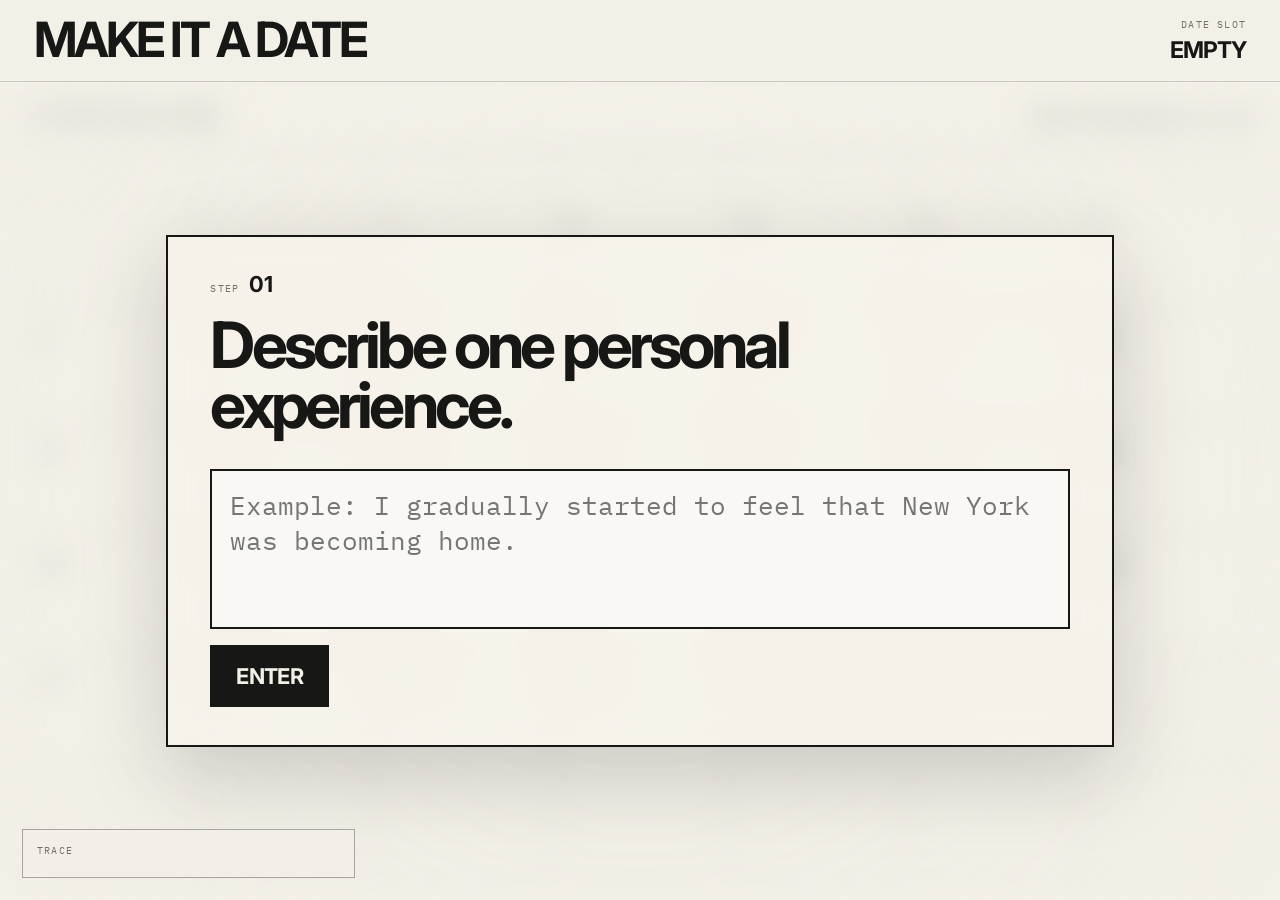
<file: index.html>
<!DOCTYPE html>
<html lang="en">
<head>
  <meta charset="UTF-8" />
  <meta name="viewport" content="width=device-width, initial-scale=1.0" />
  <title>MAKE IT A DATE</title>
  <link rel="preconnect" href="https://fonts.googleapis.com">
  <link rel="preconnect" href="https://fonts.gstatic.com" crossorigin>
  <link href="https://fonts.googleapis.com/css2?family=IBM+Plex+Mono:wght@400;500;600&family=Inter:wght@500;600;700&display=swap" rel="stylesheet">
  <link rel="stylesheet" href="style.css" />
</head>
<body>
  <main class="app" id="app">
    <!-- Full-screen calendar background -->
    <section class="calendar-bg" id="calendarBg" aria-hidden="true">
      <div class="calendar-chrome">
        <div>
          <div class="calendar-kicker">CALENDAR FIELD</div>
          <div class="calendar-state" id="calendarState">UNRESOLVED</div>
        </div>
        <div class="calendar-month" id="calendarMonth">SEPTEMBER 2026</div>
      </div>

      <div class="weekdays">
        <span>SUN</span><span>MON</span><span>TUE</span><span>WED</span><span>THU</span><span>FRI</span><span>SAT</span>
      </div>

      <div class="calendar-grid" id="calendarGrid"></div>
      <div class="calendar-vignette"></div>
    </section>

    <!-- Header -->
    <header class="topbar">
      <div class="brand">MAKE IT A DATE</div>
      <div class="date-slot">
        <span>DATE SLOT</span>
        <strong id="dateSlotValue">EMPTY</strong>
      </div>
    </header>

    <!-- Center interaction -->
    <section class="interaction-shell">
      <div class="interaction-card" id="interactionCard">
        <div class="step-row">
          <span class="step-label">STEP</span>
          <span class="step-number" id="stepNumber">01</span>
        </div>

        <h1 id="promptText"></h1>

        <div class="control-area" id="controlArea"></div>
      </div>
    </section>

    <!-- Visible trace from v3: question + answer -->
    <aside class="trace-panel">
      <div class="trace-title">TRACE</div>
      <div class="trace-list" id="traceList"></div>
    </aside>

    <button id="restartButton" class="restart hidden" type="button">RESTART</button>
  </main>

  <script src="script.js"></script>
</body>
</html>
</file>
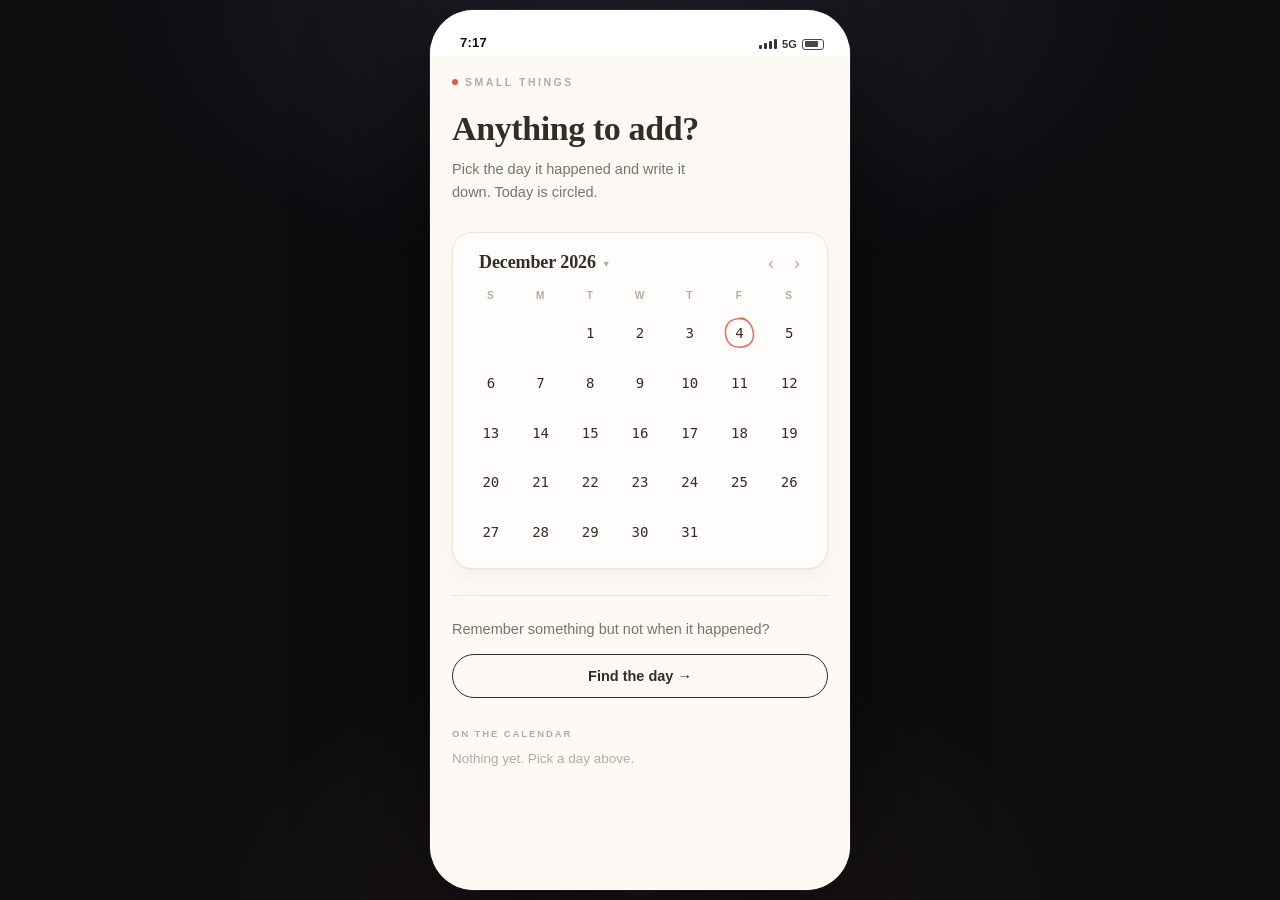
<file: find-the-day/index.html>
<!DOCTYPE html>
<html lang="en">
<head>
<meta charset="UTF-8" />
<meta name="viewport" content="width=device-width, initial-scale=1, viewport-fit=cover" />
<title>small things — final</title>
<style>
/* ===========================================================================
   FINAL — the conversation from Version 2, with the field from Version 1
   put back as a strip that gains resolution instead of a calendar that
   deletes days. The rule stays hidden. The state does not.
   =========================================================================== */

*,*::before,*::after{box-sizing:border-box}
[hidden]{display:none!important}
html,body{margin:0;height:100%}
body{
  background:#0e0e11;
  font-family:-apple-system,BlinkMacSystemFont,"Segoe UI","Helvetica Neue",
              "PingFang SC","Hiragino Sans GB","Microsoft YaHei",Arial,sans-serif;
  color:#111;
  display:grid;
  place-items:center;
  overflow:hidden;
}
body::before{
  content:"";position:fixed;inset:0;
  background:
    radial-gradient(60% 45% at 50% 0%,rgba(120,120,160,.16),transparent 70%),
    radial-gradient(50% 40% at 50% 100%,rgba(200,120,120,.10),transparent 70%);
  pointer-events:none;
}

/* ---------- phone frame ---------------------------------------------- */
.phone{
  position:relative;
  width:min(420px,100vw);
  height:min(880px,100dvh);
  background:#fff;
  border-radius:44px;
  overflow:hidden;
  box-shadow:0 40px 120px rgba(0,0,0,.6),0 0 0 1px rgba(255,255,255,.08);
  display:flex;flex-direction:column;
  isolation:isolate;transform:translateZ(0);
}
@media (max-width:480px),(max-height:700px){
  .phone{width:100vw;height:100dvh;border-radius:0}
}

.statusbar{
  flex:none;height:46px;padding:0 26px 0 30px;
  display:flex;align-items:flex-end;justify-content:space-between;
  padding-bottom:6px;font-size:13px;font-weight:600;letter-spacing:.2px;
  color:#111;background:#fff;z-index:5;
}
.statusbar .right{display:flex;gap:5px;align-items:center;opacity:.85}
.sig{display:flex;gap:2px;align-items:flex-end;height:10px}
.sig i{display:block;width:3px;background:#111;border-radius:1px}
.sig i:nth-child(1){height:4px}.sig i:nth-child(2){height:6px}
.sig i:nth-child(3){height:8px}.sig i:nth-child(4){height:10px}
.batt{width:22px;height:11px;border:1.4px solid #111;border-radius:3px;position:relative;opacity:.9}
.batt::after{content:"";position:absolute;inset:1.5px;right:5px;background:#111;border-radius:1px}

/* ---------- screens ---------------------------------------------------- */
.screen{
  position:absolute;inset:46px 0 0 0;
  display:flex;flex-direction:column;
  background:#fff;
  transform:translateX(100%);
  transition:transform .34s cubic-bezier(.32,.72,0,1);
  z-index:1;
  contain:paint;                    /* keeps a tall screen from dropping frames */
  backface-visibility:hidden;
}
.screen.active{transform:translateX(0)}
.screen.behind{transform:translateX(-22%);filter:brightness(.94)}
@media (prefers-reduced-motion:reduce){ .screen{transition:none} }

/* ===========================================================================
   ADDED — THE CALENDAR, AS THE FRONT DOOR
   The first screen is an ordinary calendar app. It is the system in its
   normal state: a grid of days, waiting to be filled. The Week 1 decision
   tree's first question is no longer asked in words — it is the shape of
   this screen. A memory with a date goes straight into a cell. A memory
   without one cannot be entered here at all, and has to go somewhere else.
   =========================================================================== */
:root{
  --paper:#fdfaf6;      /* warm ground */
  --ink:#332c27;
  --ink-soft:#7d726a;
  --ink-faint:#b5aaa1;
  --line:#ece4db;
  --card:#fffdfb;
  --accent:#e4573d;
  --serif:"Iowan Old Style","Palatino Linotype",Palatino,Georgia,"Songti SC",serif;
}
#home{background:var(--paper);overflow-y:auto;padding:0 22px 34px;color:var(--ink)}

/* --- hierarchy: mark, then title, then the one line that explains it --- */
.home-top{padding:20px 0 2px}
.brandmark{
  display:flex;align-items:center;gap:7px;margin-bottom:22px;
  font-size:10.5px;letter-spacing:.24em;text-transform:uppercase;
  font-weight:600;color:var(--ink-faint);
}
.brandmark .dot{width:6px;height:6px;border-radius:50%;background:var(--accent)}
.home-h{
  font-family:var(--serif);
  font-size:34px;line-height:1.12;margin:0 0 10px;
  letter-spacing:-.4px;font-weight:600;color:var(--ink);
}
.home-sub{margin:0 0 26px;color:var(--ink-soft);font-size:14.5px;line-height:1.6;max-width:31ch}

/* --- the calendar itself --- */
.cal-card{
  background:var(--card);border:1px solid var(--line);border-radius:20px;
  padding:16px 14px 12px;
  box-shadow:0 1px 2px rgba(80,55,35,.04),0 10px 26px rgba(80,55,35,.05);
}
.cal-head{display:flex;align-items:center;justify-content:space-between;margin-bottom:14px;padding:0 4px}
.cal-title{
  border:0;background:none;cursor:pointer;color:var(--ink);
  font-family:var(--serif);font-size:18px;font-weight:600;letter-spacing:-.1px;
  padding:3px 8px;border-radius:9px;display:flex;align-items:center;gap:6px;
  transition:background .15s;
}
.cal-title:hover{background:#f6efe7}
.cal-title .caret{font-size:9px;color:var(--ink-faint);transform:translateY(1px)}
.cal-nav{display:flex;gap:2px}
.cal-nav button{
  border:0;background:none;font-size:18px;line-height:1;color:var(--ink-faint);
  cursor:pointer;padding:4px 9px;border-radius:9px;transition:.15s;
}
.cal-nav button:hover{background:#f6efe7;color:var(--ink)}

.cal-dow,.cal-grid{display:grid;grid-template-columns:repeat(7,1fr);gap:2px}
.cal-dow span{
  font-size:10px;letter-spacing:.1em;font-weight:600;
  color:var(--ink-faint);text-align:center;padding-bottom:8px;
}
.cal-cell{
  position:relative;aspect-ratio:1/1;border:0;background:none;cursor:pointer;
  font:500 14px/1 ui-monospace,SFMono-Regular,Menlo,monospace;color:var(--ink);
  border-radius:12px;display:grid;place-items:center;transition:background .15s,color .15s;
}
.cal-cell:hover{background:#f6efe7}
.cal-cell.blank{visibility:hidden;cursor:default}
.cal-cell.sel{background:var(--ink);color:#fffdfb}
.cal-cell.sel:hover{background:var(--ink)}

/* today, circled by hand rather than boxed by a machine */
.cal-cell .ring{
  position:absolute;inset:8%;pointer-events:none;overflow:visible;
  stroke:var(--accent);stroke-width:1.7;fill:none;
  stroke-linecap:round;stroke-linejoin:round;opacity:.85;
  transform:rotate(-4deg);
}
.cal-cell.sel .ring{stroke:#ffb9a8}
@keyframes inked{from{stroke-dashoffset:150}to{stroke-dashoffset:0}}
.cal-cell .ring path{stroke-dasharray:150;animation:inked 1.1s ease-out both}

.cal-cell .pip{
  position:absolute;bottom:7px;left:50%;transform:translateX(-50%);
  width:4px;height:4px;border-radius:50%;background:var(--accent);
}
.cal-cell.sel .pip{background:#ffb9a8}
.cal-cell.pip2 .pip{transform:translateX(calc(-50% - 3px));box-shadow:6px 0 0 var(--accent)}
@keyframes justIn{
  0%{transform:scale(1);background:transparent}
  30%{transform:scale(1.14);background:#fbe6de}
  100%{transform:scale(1);background:transparent}
}
.cal-cell.just{animation:justIn .75s cubic-bezier(.3,1.2,.4,1)}

/* month + year picker */
.picker{
  margin:4px 4px 12px;padding:14px;border:1px solid var(--line);
  border-radius:16px;background:#fdf8f2;animation:pop .2s cubic-bezier(.2,.9,.3,1.3);
}
.pick-lab{font-size:9.5px;letter-spacing:.2em;text-transform:uppercase;
  color:var(--ink-faint);font-weight:600;margin-bottom:9px}
.pick-months{display:grid;grid-template-columns:repeat(4,1fr);gap:5px;margin-bottom:15px}
.pick-months button{
  border:0;background:#fffdfb;color:var(--ink-soft);cursor:pointer;
  font-family:inherit;font-weight:600;font-size:11.5px;padding:8px 0;border-radius:9px;transition:.14s;
}
.pick-months button:hover{background:#f2e7dc;color:var(--ink)}
.pick-months button.on{background:var(--ink);color:#fffdfb}
.pick-years{display:flex;gap:5px;overflow-x:auto;padding-bottom:3px;scrollbar-width:thin}
.pick-years button{
  flex:none;border:0;background:#fffdfb;color:var(--ink-soft);cursor:pointer;
  font:600 11.5px/1 ui-monospace,SFMono-Regular,Menlo,monospace;
  padding:9px 11px;border-radius:9px;transition:.14s;
}
.pick-years button:hover{background:#f2e7dc;color:var(--ink)}
.pick-years button.on{background:var(--ink);color:#fffdfb}

/* the panel that opens on a day — a date that already exists needs no interview */
.day-panel{
  margin-top:14px;background:var(--card);border:1px solid var(--line);
  border-radius:18px;padding:15px 16px 14px;
  box-shadow:0 1px 2px rgba(80,55,35,.04),0 10px 26px rgba(80,55,35,.05);
  animation:pop .25s cubic-bezier(.2,.9,.3,1.3);
}
.dp-head{display:flex;align-items:center;justify-content:space-between;margin-bottom:12px}
.day-panel .dp-date{
  font-family:var(--serif);font-size:16px;font-weight:600;color:var(--ink);
}
.dp-close{
  border:0;background:none;color:var(--ink-faint);font-size:20px;line-height:1;
  cursor:pointer;padding:2px 6px;border-radius:8px;transition:.15s;
}
.dp-close:hover{background:#f6efe7;color:var(--ink)}
.day-panel textarea{
  width:100%;min-height:64px;resize:none;border:1px solid var(--line);outline:0;
  background:#fdf8f2;border-radius:13px;padding:11px 13px;
  font-family:inherit;font-weight:400;font-size:15px;line-height:1.5;color:var(--ink);transition:border-color .15s;
}
.day-panel textarea:focus{border-color:#ddd0c2}
.day-panel textarea::placeholder{color:var(--ink-faint)}
.dp-foot{display:flex;align-items:center;justify-content:space-between;margin-top:12px;gap:10px}
.dp-foot .dp-hint{font-size:12px;color:var(--ink-faint);line-height:1.45}
.dp-save{
  border:0;background:var(--ink);color:#fffdfb;font-family:inherit;font-weight:600;font-size:13.5px;
  padding:10px 20px;border-radius:999px;cursor:pointer;flex:none;transition:.15s;
}
.dp-save:hover:not(:disabled){background:#4a403a}
.dp-save:disabled{background:#e6ddd4;color:#b5aaa1;cursor:default}
.dp-existing{display:flex;flex-direction:column;gap:7px;margin-bottom:11px}
.dp-existing div{
  font-size:14px;line-height:1.5;color:var(--ink);background:#f7f0e8;
  border-radius:11px;padding:10px 12px;
}

/* the other door */
.undated{
  margin-top:26px;border-top:1px solid var(--line);padding-top:22px;
}
.undated p{margin:0 0 13px;font-size:14.5px;line-height:1.55;color:var(--ink-soft)}
.undated button{
  border:1.5px solid var(--ink);background:none;color:var(--ink);
  font-family:inherit;font-weight:600;font-size:14.5px;padding:13px 20px;border-radius:999px;cursor:pointer;
  width:100%;transition:.16s;
}
.undated button:hover{background:var(--ink);color:var(--paper)}

/* what the calendar has taken in, and what it could not */
.hist{margin-top:30px}
.hist-h{
  font-size:9.5px;letter-spacing:.2em;text-transform:uppercase;font-weight:700;
  color:var(--ink-faint);margin-bottom:4px;
}
.hist-h.off{color:var(--accent)}
.hist-note{font-size:12.5px;color:var(--ink-faint);line-height:1.5;margin-bottom:8px;font-style:italic}
.hist-row{display:flex;gap:12px;padding:12px 0;border-top:1px solid var(--line)}
.hist-row .hd{
  flex:0 0 54px;font:600 10px/1.55 ui-monospace,SFMono-Regular,Menlo,monospace;
  letter-spacing:.04em;color:var(--ink);text-transform:uppercase;padding-top:2px;
}
.hist-row .hd.none{color:#d8cec5}
.hist-row .hb{flex:1;min-width:0}
.hist-row .ht{font-size:14.5px;line-height:1.5;color:var(--ink);word-wrap:break-word}
.hist-row .hk{
  font-size:9.5px;letter-spacing:.14em;text-transform:uppercase;
  color:var(--ink-faint);margin-top:5px;font-weight:600;
}
.hist-row .hx{
  flex:none;border:0;background:none;color:#ded4ca;cursor:pointer;
  font-size:16px;line-height:1;padding:0 2px;align-self:flex-start;
}
.hist-row .hx:hover{color:var(--accent)}
.hist-empty{font-size:13.5px;color:var(--ink-faint);line-height:1.55;padding:6px 0 2px}

/* ---------- compose ---------------------------------------------------- */
/* the bridge screen keeps the calendar's warmth; the feed and the DM past it
   are the platform, and stay cold on purpose */
#compose{padding:0 22px;overflow-y:auto;background:var(--paper);color:var(--ink)}
#compose h1{font-family:var(--serif);font-weight:600;letter-spacing:-.3px}
#compose .sub{color:var(--ink-soft)}
#compose .label{color:var(--ink-faint)}
#compose .mood{border-color:var(--line);color:var(--ink-soft);background:var(--card)}
#compose .mood:hover{border-color:#ddd0c2}
#compose .mood.on{background:var(--ink);border-color:var(--ink);color:var(--paper)}
#compose textarea#story{background:var(--card);border:1px solid var(--line);color:var(--ink)}
#compose .privacy{color:var(--ink-faint)}
#compose .share{background:var(--ink)}
#compose .share:hover{background:#4a403a}
#compose .share:disabled{background:#e6ddd4;color:#b5aaa1}
.compose-back{
  border:0;background:none;font-size:26px;line-height:1;cursor:pointer;color:var(--ink);
  padding:14px 4px 0 0;margin-bottom:-10px;align-self:flex-start;
}
.logo{
  display:flex;align-items:center;gap:8px;
  padding:14px 0 26px;font-size:13px;letter-spacing:.22em;
  font-weight:600;color:#111;text-transform:uppercase;
}
.logo .dot{width:7px;height:7px;border-radius:50%;background:#ff4f3b}
h1{font-size:30px;line-height:1.15;margin:0 0 10px;letter-spacing:-.8px;font-weight:700}
.sub{margin:0 0 30px;color:#8b8b90;font-size:15px;line-height:1.5}
.label{font-size:11px;letter-spacing:.14em;text-transform:uppercase;color:#a0a0a6;margin-bottom:11px;font-weight:600}
.moods{display:flex;flex-wrap:wrap;gap:8px;margin-bottom:26px}
.mood{
  border:1px solid #e4e4e8;background:#fff;color:#4a4a52;
  padding:9px 15px;border-radius:999px;font-size:14px;cursor:pointer;
  transition:all .18s;font-family:inherit;
}
.mood:hover{border-color:#c9c9d1}
.mood.on{background:#111;border-color:#111;color:#fff}
textarea#story{
  width:100%;min-height:140px;resize:none;border:0;outline:0;
  font-family:inherit;font-weight:400;font-size:17px;line-height:1.55;color:#111;background:#f6f6f8;
  border-radius:16px;padding:16px;
}
textarea#story::placeholder{color:#b4b4bc}
.compose-foot{
  display:flex;align-items:center;justify-content:space-between;
  padding:18px 0 28px;
}
.privacy{font-size:12.5px;color:#a0a0a6}
.share{
  border:0;background:#111;color:#fff;font-family:inherit;font-weight:600;font-size:15px;
  padding:12px 26px;border-radius:999px;cursor:pointer;transition:.18s;
}
.share:hover{background:#333}
.share:disabled{background:#d8d8dd;cursor:default}

/* ---------- feed -------------------------------------------------------- */
#feed{background:#fafafa}
.feedbar{
  flex:none;display:flex;align-items:center;justify-content:space-between;
  padding:12px 20px;border-bottom:1px solid #ececf0;background:#fff;
}
.feedbar b{font-size:16px;letter-spacing:-.2px}
.iconbtn{
  border:0;background:transparent;cursor:pointer;position:relative;
  font-size:19px;line-height:1;padding:4px;color:#111;
}
.badge{
  position:absolute;top:-2px;right:-4px;min-width:16px;height:16px;padding:0 4px;
  background:#ff3b30;color:#fff;font-size:10px;font-weight:700;
  border-radius:9px;display:none;place-items:center;
}
.badge.on{display:grid}
.feedscroll{flex:1;min-height:0;overflow-y:auto;padding:14px 14px 30px}
.post{
  background:#fff;border-radius:18px;padding:16px 17px;margin-bottom:11px;
  border:1px solid #eeeef2;
}
.post.mine{border-color:#111}
.post-head{display:flex;align-items:center;gap:9px;margin-bottom:11px}
.av{width:30px;height:30px;border-radius:50%;flex:none;
  background:linear-gradient(135deg,#d8d8e0,#b9b9c6)}
.av.me{background:linear-gradient(135deg,#111,#4a4a55)}
.who{font-size:13.5px;font-weight:600}
.when{font-size:12px;color:#aeaeb6}
.tag{
  display:inline-block;font-size:11px;letter-spacing:.1em;text-transform:uppercase;
  color:#ff4f3b;background:#fff1ef;padding:4px 9px;border-radius:6px;
  margin-bottom:9px;font-weight:600;
}
.post p{margin:0;font-size:15.5px;line-height:1.55;color:#22222a;white-space:pre-wrap}
.post-foot{display:flex;gap:16px;margin-top:13px;font-size:12.5px;color:#b0b0b8}
.post-date{
  margin-top:13px;padding-top:13px;border-top:1px solid #f0f0f4;
  animation:pop .45s cubic-bezier(.2,.9,.3,1.3);
}
.post-date span{display:block;font-size:10.5px;letter-spacing:.16em;text-transform:uppercase;
  color:#a0a0a6;font-weight:600;margin-bottom:5px}
.post-date b{display:block;font-size:20px;font-weight:700;letter-spacing:-.4px;color:#111;line-height:1.2}
.post-date.none b{font-size:17px;color:#8b8b90}
.post-date i{display:block;font-style:normal;font-size:12px;color:#a0a0a6;margin-top:4px;line-height:1.45}

/* ---------- DM thread --------------------------------------------------- */
#dm{background:#fff}
.dmbar{
  flex:none;display:flex;align-items:center;gap:11px;
  padding:9px 16px;border-bottom:1px solid #ececf0;background:#fff;z-index:3;
}
.back{border:0;background:none;font-size:24px;line-height:1;cursor:pointer;color:#111;padding:0 4px 3px 0}
.dmav{width:34px;height:34px;border-radius:50%;flex:none;
  background:linear-gradient(135deg,#c9c9d4,#9a9aa8);position:relative}
.dmav::after{
  content:"";position:absolute;right:-1px;bottom:-1px;width:10px;height:10px;
  border-radius:50%;background:#30d158;border:2px solid #fff;
}
.dmav.gone::after{background:#c7c7cc}
.dmname{font-size:15px;font-weight:600;letter-spacing:-.1px;user-select:none}
.dmstat{font-size:11.5px;color:#a0a0a6;height:14px}

/* ===========================================================================
   THE FIELD — pinned under the header.
   It is the only part of the machine that is allowed to be seen. It shows
   WHAT is still possible; it never says WHY. Typeset in mono, so that the
   interior of the system reads as a different material from its voice.
   =========================================================================== */
.strip{
  flex:none;background:#fff;border-bottom:1px solid #f0f0f4;
  padding:9px 16px 10px;
  font:500 10px/1 ui-monospace,SFMono-Regular,Menlo,Consolas,monospace;
  color:#111;letter-spacing:.14em;
  transition:background .6s;
  cursor:default;user-select:none;
}
.strip.moved{background:#f7f7fa}
.rail{display:flex;justify-content:space-between;align-items:center}
.rail span{
  flex:1;text-align:center;opacity:.14;
  transition:opacity .8s cubic-bezier(.4,0,.2,1),color .8s,transform .8s;
}
.rail span.on{opacity:.95}
.rail span.only{opacity:1}
.rail span.sep{flex:0 0 12px;opacity:.12}
/* a cell that has just been ruled out is seen leaving, not simply absent */
@keyframes strike{
  0%{opacity:.95;transform:none}
  35%{opacity:1;transform:translateY(-2px)}
  100%{opacity:.14;transform:none}
}
.rail span.gone,.grid i.gone{animation:strike .9s cubic-bezier(.4,0,.2,1) both}

/* how much of the field is left. no number, no label — just the width. */
.bar{height:2px;margin-top:10px;background:#ececf0;border-radius:2px;overflow:hidden}
.bar i{
  display:block;height:100%;width:100%;background:#111;border-radius:2px;
  transition:width 1.1s cubic-bezier(.4,0,.2,1);
}
.strip.dead .bar i{background:#c7c7cc}

.rail.months{margin-top:9px;font-size:8.5px;letter-spacing:.06em;gap:1px}
.rail.months span{flex:1 0 auto}

.grids{display:flex;gap:18px;margin-top:10px;justify-content:flex-start}
.gridbox{flex:0 0 154px;min-width:0}
.gridbox .mlabel{
  font-size:8.5px;letter-spacing:.16em;opacity:.45;margin-bottom:5px;text-align:left;
}
.grid{display:grid;grid-template-columns:repeat(7,1fr);gap:2px}
.grid i{
  font-style:normal;font-size:9px;line-height:15px;text-align:center;
  border-radius:3px;opacity:.10;
  transition:opacity .8s cubic-bezier(.4,0,.2,1),background .5s,color .5s;
}
.grid i.on{opacity:.9}
.grid i.pin{opacity:1;background:#111;color:#fff}

.final{
  margin-top:10px;font-size:15px;letter-spacing:.12em;font-weight:600;
  animation:pop .5s cubic-bezier(.2,.9,.3,1.3);
}
.strip[data-level="3"] .rail span:not(.on){opacity:.07}
.strip.dead .grid i.on{opacity:.3}
.strip.dead .final{opacity:.5}

.thread{
  flex:1;min-height:0;overflow-y:auto;overscroll-behavior:contain;
  padding:16px 14px 6px;
  display:flex;flex-direction:column;gap:2px;
  -webkit-overflow-scrolling:touch;
}
.thread::before{content:"";margin-top:auto}
.daystamp{align-self:center;font-size:11.5px;color:#b0b0b8;margin:6px 0 14px}
.warn{
  align-self:center;max-width:82%;text-align:center;font-size:11.5px;color:#9a9aa2;
  background:#f6f6f8;border-radius:10px;padding:9px 12px;margin:2px 0 14px;line-height:1.5;
}
.row{display:flex;max-width:100%;margin-top:2px}
.row.them{justify-content:flex-start}
.row.me{justify-content:flex-end;margin-top:8px}
.row.gap{margin-top:11px}
.bubble{
  max-width:74%;padding:9px 14px;font-size:15.5px;line-height:1.42;
  border-radius:20px;word-wrap:break-word;white-space:pre-wrap;
  animation:pop .22s cubic-bezier(.2,.9,.3,1.3);
}
@keyframes pop{from{opacity:0;transform:translateY(7px) scale(.96)}to{opacity:1;transform:none}}
.them .bubble{background:#f0f0f3;color:#111;border-bottom-left-radius:6px}
.me .bubble{background:#111;color:#fff;border-bottom-right-radius:6px}
.row.mid.them .bubble{border-bottom-left-radius:20px;border-top-left-radius:6px}
.row.mid.me .bubble{border-bottom-right-radius:20px;border-top-right-radius:6px}
.seen{align-self:flex-end;font-size:11px;color:#b4b4bc;margin:3px 4px 0}

.typing .bubble{padding:13px 16px;display:flex;gap:4px}
.typing span{width:7px;height:7px;border-radius:50%;background:#b6b6be;animation:blink 1.3s infinite}
.typing span:nth-child(2){animation-delay:.18s}
.typing span:nth-child(3){animation-delay:.36s}
@keyframes blink{0%,60%,100%{opacity:.3;transform:translateY(0)}30%{opacity:1;transform:translateY(-3px)}}

.datecard{
  align-self:flex-start;max-width:78%;margin:10px 0 4px;
  background:#111;color:#fff;border-radius:20px;border-bottom-left-radius:6px;
  padding:19px 22px;animation:pop .4s cubic-bezier(.2,.9,.3,1.3);
}
.datecard small{display:block;font-size:10.5px;letter-spacing:.16em;text-transform:uppercase;opacity:.5;margin-bottom:7px}
.datecard b{display:block;font-size:24px;font-weight:600;letter-spacing:-.5px;line-height:1.15}
.datecard i{display:block;font-style:normal;font-size:12.5px;opacity:.55;margin-top:6px}
.datecard.nodate{background:#f0f0f3;color:#111;border:1px dashed #c8c8d0}
.datecard.nodate small{opacity:.45}
.datecard.nodate b{font-size:19px;letter-spacing:-.2px}
.datecard.nodate i{opacity:.6}

.composer{
  flex:none;display:flex;align-items:flex-end;gap:8px;
  padding:9px 12px calc(11px + env(safe-area-inset-bottom,0px));
  border-top:1px solid #ececf0;background:#fff;
}
.composer textarea{
  flex:1;min-height:38px;max-height:104px;resize:none;border:1px solid #e4e4e8;
  border-radius:20px;padding:9px 14px;font-family:inherit;font-weight:400;font-size:15.5px;line-height:1.35;outline:0;
  background:#fff;color:#111;
}
.composer textarea:focus{border-color:#c4c4cc}
.composer textarea::placeholder{color:#b4b4bc}
.send{
  flex:none;width:36px;height:36px;border-radius:50%;border:0;background:#111;color:#fff;
  font-size:17px;cursor:pointer;display:grid;place-items:center;transition:.15s;
}
.send:disabled{background:#dcdce2;cursor:default}
.frozen{
  flex:none;padding:16px 20px calc(20px + env(safe-area-inset-bottom,0px));
  text-align:center;font-size:13px;color:#a0a0a6;border-top:1px solid #ececf0;line-height:1.5;
}
.frozen button{
  margin:12px 0 0;border:1px solid #e0e0e6;background:#fff;
  padding:9px 20px;border-radius:999px;font-family:inherit;font-weight:500;font-size:13.5px;cursor:pointer;color:#111;
}

/* ---------- push notification ------------------------------------------- */
.push{
  position:absolute;top:52px;left:12px;right:12px;z-index:40;
  background:#fbfbfd;
  border-radius:20px;padding:13px 15px;display:flex;gap:11px;align-items:center;
  box-shadow:0 14px 40px rgba(0,0,0,.22);cursor:pointer;
  transform:translateY(-160%);opacity:0;visibility:hidden;
  transition:transform .5s cubic-bezier(.3,1.3,.4,1),opacity .28s,visibility 0s linear .5s;
  border:1px solid #ececf0;
}
.push.show{
  transform:translateY(0);opacity:1;visibility:visible;
  transition:transform .5s cubic-bezier(.3,1.3,.4,1),opacity .28s,visibility 0s;
}
.push .pav{width:34px;height:34px;border-radius:50%;flex:none;
  background:linear-gradient(135deg,#c9c9d4,#9a9aa8)}
.push .ptxt{flex:1;min-width:0}
.push .ptop{display:flex;justify-content:space-between;font-size:12px;color:#8b8b92;margin-bottom:2px}
.push .ptop b{color:#111;font-size:13px;font-weight:600}
.push p{margin:0;font-size:13.5px;line-height:1.35;color:#22222a;
  display:-webkit-box;-webkit-line-clamp:2;-webkit-box-orient:vertical;overflow:hidden}

/* ---------- the rule, kept out of sight (triple-click the name) ---------- */
.trace{
  position:absolute;inset:0;z-index:60;background:rgba(10,10,14,.93);
  backdrop-filter:blur(6px);color:#e8e8ee;padding:26px 22px;overflow-y:auto;
  font:400 13px/1.6 ui-monospace,SFMono-Regular,Menlo,monospace;display:none;
}
.trace.on{display:block}
.trace h3{font-size:12px;letter-spacing:.18em;text-transform:uppercase;color:#ff6b52;margin:0 0 4px}
.trace p.note{color:#8b8b96;margin:0 0 18px;font-size:12px}
.trace ol{padding-left:18px;margin:0}
.trace li{margin-bottom:14px}
.trace em{color:#8b8b96;font-style:normal;display:block}
.trace b{color:#fff;font-weight:600}
.trace .flag{color:#ffb27a}
.trace .close{position:absolute;top:18px;right:20px;border:0;background:none;color:#8b8b96;font-size:22px;cursor:pointer}
</style>
</head>
<body>

<div class="phone">
  <div class="statusbar">
    <span id="clock">9:41</span>
    <span class="right">
      <span class="sig"><i></i><i></i><i></i><i></i></span>
      <span style="font-size:11px">5G</span>
      <span class="batt"></span>
    </span>
  </div>

  <!-- ============ 0. THE CALENDAR (added) ============ -->
  <section class="screen active" id="home">
    <div class="home-top">
      <div class="brandmark"><span class="dot"></span> small things</div>
      <h1 class="home-h">Anything to add?</h1>
      <p class="home-sub">Pick the day it happened and write it down.
        Today is circled.</p>
    </div>

    <div class="cal-card">
      <div class="cal-head">
        <button class="cal-title" id="calTitle">— <span class="caret">▼</span></button>
        <div class="cal-nav">
          <button id="calPrev" aria-label="Previous month">‹</button>
          <button id="calNext" aria-label="Next month">›</button>
        </div>
      </div>

      <div class="picker" id="picker" hidden>
        <div class="pick-lab">Month</div>
        <div class="pick-months" id="pickMonths"></div>
        <div class="pick-lab">Year</div>
        <div class="pick-years" id="pickYears"></div>
      </div>

      <div class="cal-dow">
        <span>S</span><span>M</span><span>T</span><span>W</span><span>T</span><span>F</span><span>S</span>
      </div>
      <div class="cal-grid" id="calGrid"></div>
    </div>

    <div class="day-panel" id="dayPanel" hidden>
      <div class="dp-head">
        <div class="dp-date" id="dpDate">—</div>
        <button class="dp-close" id="dpClose" aria-label="Close">×</button>
      </div>
      <div class="dp-existing" id="dpExisting"></div>
      <textarea id="dpText" maxlength="300" placeholder="What happened that day?"></textarea>
      <div class="dp-foot">
        <span class="dp-hint">Goes straight in. No questions asked.</span>
        <button class="dp-save" id="dpSave" disabled>Add</button>
      </div>
    </div>

    <div class="undated">
      <p>Remember something but not when it happened?</p>
      <button id="toCompose">Find the day &rarr;</button>
    </div>

    <div class="hist" id="hist"></div>
  </section>

  <!-- ============ 1. COMPOSE ============ -->
  <section class="screen" id="compose">
    <button class="compose-back" id="composeBack" aria-label="Back">‹</button>
    <div class="logo"><span class="dot"></span> small things</div>
    <h1>You remember it.<br>Not when.</h1>
    <p class="sub">Post a small thing you can&rsquo;t put a date on.<br>Someone here will help you find the day.</p>

    <div class="label">How did it feel?</div>
    <div class="moods" id="moods">
      <button class="mood" data-m="annoyed">annoyed</button>
      <button class="mood" data-m="happy">happy</button>
      <button class="mood" data-m="sad">sad</button>
      <button class="mood" data-m="embarrassed">embarrassed</button>
      <button class="mood" data-m="relieved">relieved</button>
      <button class="mood" data-m="confused">confused</button>
    </div>

    <div class="label">What happened?</div>
    <textarea id="story" maxlength="600"
      placeholder="We waited for the bus that never came. I know it was cold, but I couldn&rsquo;t tell you what month..."></textarea>

    <div class="compose-foot">
      <span class="privacy">Posted anonymously.</span>
      <button class="share" id="shareBtn" disabled>Share</button>
    </div>
  </section>

  <!-- ============ 2. FEED ============ -->
  <section class="screen" id="feed">
    <div class="feedbar">
      <b><button class="back" id="feedBack" aria-label="Back to the calendar"
                 style="font-size:22px;padding:0 6px 2px 0">‹</button>small things</b>
      <button class="iconbtn" id="inboxBtn" aria-label="Inbox">✉︎<span class="badge" id="badge">1</span></button>
    </div>
    <div class="feedscroll" id="feedscroll"></div>
  </section>

  <!-- ============ 3. DM ============ -->
  <section class="screen" id="dm">
    <div class="dmbar">
      <button class="back" id="backBtn" aria-label="Back">‹</button>
      <div class="dmav" id="dmav"></div>
      <div style="flex:1;min-width:0">
        <div class="dmname" id="dmname">unknown</div>
        <div class="dmstat" id="dmstat">Active now</div>
      </div>
    </div>

    <!-- the field, pinned. wordless on purpose. -->
    <div class="strip" id="strip" data-level="0">
      <div class="rail years" id="railYears"></div>
      <div class="rail months" id="railMonths" hidden></div>
      <div class="grids" id="railDays" hidden></div>
      <div class="final" id="railFinal" hidden></div>
      <div class="bar"><i id="railBar"></i></div>
    </div>

    <div class="thread" id="thread"></div>

    <form class="composer" id="composer">
      <textarea id="msg" rows="1" placeholder="Message..." maxlength="500" autocomplete="off"></textarea>
      <button class="send" id="sendBtn" type="submit" aria-label="Send">↑</button>
    </form>

    <div class="frozen" id="frozen" hidden>
      This account is no longer available.
      <div style="display:flex;gap:8px;justify-content:center;flex-wrap:wrap">
        <button id="seePost">see your post</button>
        <button id="restart">back to the calendar</button>
      </div>
    </div>
  </section>

  <div class="push" id="push">
    <div class="pav"></div>
    <div class="ptxt">
      <div class="ptop"><b>unknown</b><span>now</span></div>
      <p id="pushText"></p>
    </div>
  </div>

  <div class="trace" id="trace">
    <button class="close" id="traceClose">×</button>
    <h3>What actually produced that date</h3>
    <p class="note">Hidden from the participant. Triple-click the name again to close.</p>
    <ol id="traceList"></ol>
  </div>
</div>

<script src="engine.js"></script>
<script>
/* ===========================================================================
   FINAL — the surface.
   Version 2 kept its voice. Three things are new:

   1. a message can carry several things at once, and a named day outranks
      whatever was just asked;
   2. not matching an option is not a failure — the system offers its own
      reading and asks to be corrected;
   3. the field of candidate days is visible above the thread and gains
      resolution as the conversation goes: year → month → week → day.
   =========================================================================== */

const $ = id => document.getElementById(id);
const wait = ms => new Promise(r => setTimeout(r, ms));
const rnd  = (a,b) => a + Math.random()*(b-a);
const pickRnd = a => a[Math.floor(Math.random()*a.length)];
const PLAIN = /[?&]plain=1/.test(location.search);   /* for screen-recording */

/* Focusing a field on a screen that is still sliding made the browser scroll
   the phone frame sideways to "reveal" it — which dragged the next screen
   into view and left the whole thing looking frozen mid-transition.
   Every focus goes through here, and the frame is pinned back to zero. */
function pinFrame(){
  const ph = document.querySelector(".phone");
  if(ph){ ph.scrollLeft = 0; ph.scrollTop = 0; }
}
function focusNoScroll(el){
  if(!el) return;
  try{ el.focus({preventScroll:true}); }catch(e){ el.focus(); }
  pinFrame();
}
window.addEventListener("scroll", pinFrame, true);

function tick(){
  const d=new Date();let h=d.getHours();const m=String(d.getMinutes()).padStart(2,"0");
  const ap=h>=12?"PM":"AM";h=h%12||12;$("clock").textContent=`${h}:${m}`;
  return `${h}:${m} ${ap}`;
}
tick(); setInterval(tick,20000);

/* ---------- state ------------------------------------------------------- */
const S = {
  mood:null, post:"", session:null,
  started:false, fails:0, turn:0, hostile:0, nudges:0,
  said:new Set(), queue:[], pumping:false, idleTimer:null,
  busy:false, done:false, proposal:null, lastRemark:null
};

/* ---------- the stranger's voice ---------------------------------------- */
const V = {
  approach:[
    "i saw your post",
    "the part where you said you don't know when it was"
  ],
  offer:[
    "i'm ok at working those out",
    "if you want to try, i'll ask you a few things"
  ],
  ack:["ok","right","ok, good","that helps","that's useful actually","mm ok"],
  ackUnknown:[
    "that's fine",
    "ok. we'll go around it",
    "no, that's normal. nobody keeps that part"
  ],
  hedge:[
    "i'm not guessing, i'm just removing things",
    "most of this is ruling stuff out",
    "you remember more than you think, it's just sideways"
  ],
  identity:[
    "nobody. i just do this",
    "not important. i'm better at this than at explaining it",
    "someone who's read a lot of posts like yours"
  ],
  whyMe:[
    "because you said you couldn't place it. that's the interesting part",
    "people post the memory and lose the date. it's almost always recoverable"
  ],
  bot:["no","no. does it read like one","i type like this because it's late"],
  proof:[
    "i'm not proving anything. you're the one with the memory",
    "i can't verify it. you can. that's the whole method"
  ],
  hostile:["ok. i'll stop","that's fair"],
  nudge:["you still there","take your time","no rush"],
  unread:[
    "i can't tell from that",
    "hm. i'm not getting that one",
    "sorry, that one's past me"
  ],
  push:[
    "i think i can work out when that was",
    "you said you don't know when it was —",
    "can i ask you a few things about that post"
  ]
};
function line(pool){
  const fresh = pool.filter(t => !S.said.has(t));
  const t = fresh.length ? pickRnd(fresh) : pickRnd(pool);
  S.said.add(t); return t;
}

/* how the stranger repeats back a clue it took without being asked.
   the trace language ("cold — coat weather") stays in the trace. */
const BACK = {
  coat:{yes:"cold",no:"not cold"},
  hot:{yes:"hot",no:"not hot"},
  dark_early:{yes:"dark early",no:"still light"},
  school:{session:"you were in classes",break:"a break"},
  trees:{bare:"bare trees",turning:"leaves turning",blossom:"blossom",green:"all green"},
  snow:{yes:"snow",no:"no snow"},
  weekend:{weekend:"a weekend",weekday:"a weekday"},
  how_long_ago:{this:"this year",one:"about a year ago",few:"a couple of years ago",long:"a while back"},
  moment_or_period:{moment:"one day",period:"something that built up"},
  representative:{yes:"one day stands for it",no:"no one day stands for it"}
};
function backWord(id,v,fallback){
  return (BACK[id] && BACK[id][v]) || fallback || "";
}
/* "cold, not hot, bare trees" is three readings of one word. say it once. */
function listBack(items){
  let words = items.map(i => backWord(i.id, i.v, i.say)).filter(Boolean);
  if(words.includes("cold")) words = words.filter(w=>w!=="not hot");
  if(words.includes("hot")) words = words.filter(w=>w!=="not cold");
  words = words.filter((w,i)=>words.indexOf(w)===i);
  return words.join(", ");
}

/* ---------- rendering --------------------------------------------------- */
const thread = $("thread");
let lastSide = null;
const nearBottom = () => thread.scrollHeight - thread.scrollTop - thread.clientHeight < 120;
const toBottom = f => { if(f || nearBottom()) thread.scrollTop = thread.scrollHeight; };

function addMsg(text, side){
  const row = document.createElement("div");
  row.className = "row " + side + (lastSide===side ? " mid" : " gap");
  const b = document.createElement("div");
  b.className = "bubble"; b.textContent = text;
  row.appendChild(b);
  const t = $("typingRow");
  if(t) thread.insertBefore(row, t); else thread.appendChild(row);
  lastSide = side; toBottom(side==="me");
}
function addSeen(){
  document.querySelectorAll(".seen").forEach(e=>e.remove());
  const s=document.createElement("div"); s.className="seen"; s.textContent="Seen";
  thread.appendChild(s); toBottom(true);
}
function showTyping(){
  if($("typingRow")) return;
  const row=document.createElement("div"); row.id="typingRow"; row.className="row them typing gap";
  const b=document.createElement("div"); b.className="bubble";
  b.innerHTML="<span></span><span></span><span></span>";
  row.appendChild(b); thread.appendChild(row); toBottom();
}
const hideTyping = () => $("typingRow")?.remove();
const status = t => $("dmstat").textContent = t;
const typeTime = t => PLAIN ? 380 : Math.min(2300, 400 + t.length*25 + rnd(0,300));

function typo(text){
  const words = text.split(" ");
  const ok = words.map((w,i)=>[w,i]).filter(([w])=>/^[a-z]{5,}$/.test(w));
  if(!ok.length) return null;
  const [w,i] = pickRnd(ok);
  const spots=[]; for(let p=1;p<w.length-1;p++) if(w[p]!==w[p+1]) spots.push(p);
  if(!spots.length) return null;
  const p = pickRnd(spots);
  return { wrong: words.map((x,k)=>k===i?(w.slice(0,p)+w[p+1]+w[p]+w.slice(p+2)):x).join(" "),
           fix: "*"+w };
}

async function say(text, opts={}){
  await wait(opts.pre ?? rnd(300,650));
  showTyping(); status("typing…");
  /* hesitation: starts, stops, starts again. longer when it is unsure. */
  const stall = opts.unsure ? 0.75 : 0.2;
  if(!PLAIN && Math.random()<stall && text.length>20){
    await wait(rnd(450,900)); hideTyping(); status("Active now");
    await wait(rnd(700,1300)); showTyping(); status("typing…");
  }
  await wait(typeTime(text));
  hideTyping(); status("Active now");
  if(!PLAIN && Math.random()<0.04 && text.length>20 && !opts.noTypo && !S.typoRecent){
    const t = typo(text);
    if(t){
      S.typoRecent = true;
      setTimeout(()=>S.typoRecent=false, 45000);
      addMsg(t.wrong,"them"); await wait(rnd(800,1400)); addMsg(t.fix,"them"); return;
    }
  }
  addMsg(text,"them");
}
async function burst(lines, opts){
  S.busy = true;
  for(const l of lines){ if(l) await say(l, opts); }
  S.busy = false; armIdle();
}

/* ===========================================================================
   THE FIELD — drawn, never explained
   year → month → week → day. It moves only when the candidate set moves.
   =========================================================================== */
const Strip = (function(){
  const el=$("strip"), rY=$("railYears"), rM=$("railMonths"),
        rD=$("railDays"), rF=$("railFinal");
  const SH = DateSystem.SHORT.map(s=>s.toUpperCase());
  let lastCount = null, pinned = null, widest = null;
  const samePin = (y,m,d) => pinned && pinned.getFullYear()===y &&
                             pinned.getMonth()===m && pinned.getDate()===d;

  /* the row of years has to survive someone saying "18 years ago", so a long
     span is shown compressed: the ends, the live years, and a mark where
     years were skipped. */
  function yearTokens(f){
    if(f.allYears.length <= 9) return f.allYears;
    const keep = new Set([f.allYears[0], f.allYears[f.allYears.length-1], ...f.years]);
    const out=[]; let skipped=false;
    f.allYears.forEach(y=>{
      if(keep.has(y)){ if(skipped){ out.push(null); skipped=false; } out.push(y); }
      else skipped = true;
    });
    if(skipped) out.push(null);
    return out;
  }

  function years(f){
    const was = new Set([...rY.querySelectorAll("span.on")].map(e=>e.textContent));
    rY.innerHTML = "";
    yearTokens(f).forEach(y=>{
      const s=document.createElement("span");
      if(y===null){ s.textContent="·"; s.className="sep"; rY.appendChild(s); return; }
      s.textContent = y;
      if(f.years.includes(y)) s.className = f.years.length===1 ? "on only" : "on";
      else if(was.has(String(y))) s.className = "gone";
      rY.appendChild(s);
    });
  }

  function months(f){
    const show = f.level >= 1;
    rM.hidden = !show;
    if(!show) return;
    const was = new Set([...rM.querySelectorAll("span.on")].map(e=>e.textContent));
    rM.innerHTML = "";
    SH.forEach((m,i)=>{
      const s=document.createElement("span");
      s.textContent = m;
      if(f.months.includes(i)) s.className = "on";
      else if(was.has(m)) s.className = "gone";
      rM.appendChild(s);
    });
  }

  function grid(year, month, f){
    const box=document.createElement("div"); box.className="gridbox";
    const lab=document.createElement("div"); lab.className="mlabel";
    lab.textContent = DateSystem.MONTHS[month].toUpperCase() + " " + year;
    box.appendChild(lab);

    const first=new Date(year,month,1).getDay();
    const last=new Date(year,month+1,0).getDate();
    const cells=[];
    for(let i=0;i<first;i++) cells.push(null);
    for(let d=1;d<=last;d++) cells.push(d);
    while(cells.length%7) cells.push(null);

    const alive = d => {
      if(d===null) return false;
      const dt=new Date(year,month,d), wknd=[0,6].includes(dt.getDay());
      if(f.weekend===true && !wknd) return false;
      if(f.weekend===false && wknd) return false;
      if(f.exact) return f.exact.day===d && f.exact.month===month && f.exact.year===year;
      return true;
    };

    const weeks=[];
    for(let i=0;i<cells.length;i+=7) weeks.push(cells.slice(i,i+7));
    /* once the field is thin, weeks with nothing left in them drop away */
    const live = weeks.filter(w=>w.some(alive));
    const use = (live.length && live.length<weeks.length) ? live : weeks;

    const g=document.createElement("div"); g.className="grid";
    use.forEach(w=>w.forEach(d=>{
      const c=document.createElement("i");
      c.textContent = d===null ? "" : d;
      if(d!==null && (samePin(year,month,d) || (f.exact && alive(d)))) c.className = "on pin";
      else if(alive(d)) c.className = "on";
      g.appendChild(c);
    }));
    box.appendChild(g);
    return box;
  }

  function days(f){
    const show = f.level >= 2;
    rD.hidden = !show;
    if(!show) return;
    rD.innerHTML = "";
    /* once a day is committed to, the field shown is that day's month only —
       never a second month from a year the answer did not come from. */
    if(pinned){
      rD.appendChild(grid(pinned.getFullYear(), pinned.getMonth(), f));
      return;
    }
    f.months.slice(0,2).forEach(m => rD.appendChild(grid(f.years[0], m, f)));
  }

  function final(f){
    const d = pinned || (f.level>=3 ? f.first : null);
    rF.hidden = !d;
    if(!d) return;
    rF.textContent = SH[d.getMonth()] + " " + d.getDate();
  }

  /* the system committing to a day is also a move of the field */
  function resolve(date){ pinned = date || null; sync(true); }

  function sync(force){
    if(!S.session) return;
    const f = S.session.field();
    if(!force && f.count === lastCount) return;      /* nothing actually moved */
    if(widest === null || f.count > widest) widest = f.count;
    lastCount = f.count;
    el.dataset.level = pinned ? 3 : f.level;
    if(pinned) f.level = Math.max(f.level, 2);
    el.classList.toggle("dead", f.outcome === "C");
    el.classList.add("moved");
    setTimeout(()=>el.classList.remove("moved"), 1100);
    years(f); months(f); days(f); final(f);
    /* the hairline is the only thing that moves on EVERY narrowing, including
       the early ones where the months row has not appeared yet. it is what
       makes the field noticeable while the conversation is still going. */
    $("railBar").style.width = Math.max(1.5, (f.count / widest) * 100) + "%";
  }
  return { sync, resolve };
})();

/* ---------- reading the narrowing out loud, without naming the rule ------ */
let lastMonths=null, lastYears=null;
function remark(){
  const st = S.session.state;
  const ms = st.months, yr = st.yearMin===st.yearMax ? st.yearMin : null;
  const movedMonths = lastMonths!==null && ms.length < lastMonths;
  const movedYears  = lastYears!==null && yr && lastYears!==yr;
  lastMonths = ms.length; lastYears = yr;
  if(!movedMonths && !movedYears) return null;
  if(Math.random()>0.55) return null;
  const has = set => ms.every(m=>set.includes(m));
  const left = S.session.field().count;
  let t = null;
  /* say how close it is from the days actually left, not from the month
     count — "a couple of weeks" was a lie whenever two months survived */
  if(left<=4) t = "that's down to a few days now";
  else if(left<=18) t = "ok. that's basically a couple of weeks either way";
  else if(left<=45) t = "that's about a month of possibilities left";
  else if(has([11,0,1,2])) t = "so we're somewhere in the cold part of it";
  else if(has([5,6,7,8])) t = "so it's the summer";
  else if(has([8,9,10])) t = "that puts it in the autumn";
  else if(has([2,3,4])) t = "so, spring then";
  else if(movedYears) t = `so it's ${yr}`;
  else t = "ok, that moves it";
  if(t === S.lastRemark) return null;
  S.lastRemark = t;
  return t;
}

/* ---------- asking the current question --------------------------------- */
async function askCurrent(shortForm){
  const q = S.session.current();
  if(!q) return finish();
  S.fails = 0;
  let lines = q.chat.slice();
  if(q.id==="how_long_ago" && S.session.state.needYear)
    lines = [pickRnd(["which year was that, though","what year, do you think"])];
  /* the stranger fumbles in its own speech, never in the question itself —
     a misspelt question is just a question that is harder to answer */
  await burst(shortForm ? [lines[lines.length-1]] : lines, {noTypo:true});
  focusNoScroll($("msg"));
}

/* ---------- meta questions the person asks the stranger ------------------ */
function metaIntent(raw){
  const t = raw.toLowerCase().trim();
  if(/\b(fuck|creepy|stalker|leave me alone|stop messaging|go away)\b|滚/.test(t)) return "hostile";
  if(/\b(are you (a )?(bot|ai|real)|is this (a )?bot|chatgpt|robot)\b/.test(t)||/你是.*机器人/.test(t)) return "bot";
  if(/\b(who are you|who is this|who r u|do i know you|what'?s your name)\b/.test(t)||/你是谁/.test(t)) return "who";
  if(/\b(why (are|did) you|why me|how did you find|what do you want)\b/.test(t)||/为什么/.test(t)) return "why";
  if(/\b(prove|proof|how (do|can) you know|i don'?t believe|how does this work|are you guessing)\b/.test(t)) return "proof";
  return null;
}

/* ---------- turning one ingest report into speech ------------------------ */
function speakApplied(rep){
  const out = [];
  for(const a of rep.applied){
    if(a.kind==="context") continue;          /* said together, below */
    if(a.kind==="date"){
      const d = a.say.toLowerCase();
      if(a.conflict){
        out.push(d);
        out.push(pickRnd([
          "that doesn't sit with what you told me before. i'll take yours — you were there, i wasn't",
          "that contradicts the earlier bit. i'm keeping the day. you'd know"]));
      }else if(a.hedged){
        out.push(d);
        out.push(pickRnd([
          "ok. you don't have to be sure. that's still the closest thing we've got",
          "that'll do. a maybe is a lot more than nothing"]));
      }else{
        out.push(d);
        out.push(pickRnd(["ok, that's a day","right, that's what i needed"]));
      }
    }
    else if(a.kind==="clue"){
      if(a.conflict || rep.contradiction){
        /* the person named a month that collides with what the system had
           worked out. it drops its own reasoning, out loud. */
        out.push(a.say.toLowerCase());
        out.push(pickRnd([
          "that cuts against what i'd worked out from the weather. i'll drop mine",
          "ok — that doesn't fit what i had, so what i had was wrong"]));
      }else{
        out.push(pickRnd([`${a.say.toLowerCase()}. ok`,
                          `${a.say.toLowerCase()} — that narrows it a lot`]));
      }
    }
    else if(a.kind==="anchor"){
      out.push(pickRnd([
        "wait — you have a photo of it",
        "hold on, that's better than anything i was about to ask"
      ].map(x => a.say==="photo" ? x : x.replace("a photo","that"))));
    }
    else if(a.kind==="structure"){
      const w = backWord(a.id, a.v, a.say);
      out.push(a.id==="representative"
        ? pickRnd(["ok — so no one day stands for it","right. nothing in it points at a day"])
        : pickRnd([`${w}, then`, `ok. ${w}`]));
    }
  }
  /* several clues in one message are repeated back as one line, not four.
     this is the moment people read as listening. */
  const ctx = rep.applied.filter(a=>a.kind==="context");
  if(ctx.length){
    const listed = listBack(ctx);
    if(listed) out.push(pickRnd([
      `${listed}. i'll keep that`,
      `${listed} — you hadn't been asked that yet, but i'm taking it`,
      `ok — ${listed}`
    ]));
  }
  return out;
}

/* ---------- the turn ---------------------------------------------------- */
async function respond(raw){
  S.turn++;

  const meta = metaIntent(raw);
  if(meta){
    if(meta==="hostile"){
      S.hostile++;
      if(S.hostile>=2){ await burst([line(V.hostile)]); return finish(true); }
      await burst([line(V.hostile), "one more question and i'll leave it"]);
      return askCurrent(true);
    }
    const reply = { bot:V.bot, who:V.identity, why:V.whyMe, proof:V.proof }[meta];
    await burst([line(reply), Math.random()<.5 ? line(V.hedge) : null].filter(Boolean));
    return askCurrent(true);
  }

  /* --- a reading is on the table, waiting to be confirmed or corrected --- */
  if(S.proposal){
    const p = S.proposal;
    const v = DateSystem.verdict(raw);
    if(v==="yes"){
      S.proposal = null;
      S.session.confirmProposal(p);
      Strip.sync();
      await burst([pickRnd(["ok","right. that's what i thought","ok, noted"]),
                   remark()].filter(Boolean));
      return next();
    }
    if(v==="no"){
      S.proposal = null;
      const r = S.session.rejectProposal(p);
      Strip.sync();
      await burst([pickRnd(["ok. i had that wrong","sorry — i was reading into it",
                            "no, fair. i was filling in"])]);
      if(r.reAsk) return askCurrent(true);
      return next();
    }
    /* they neither agreed nor refused — they said something real instead.
       the guess is dropped, and the system owns it before moving on. */
    S.proposal = null;
    S.corrected = true;
  }

  /* --- everything the message is carrying, at once ---------------------- */
  const rep = S.session.ingest(raw);
  Strip.sync();

  if(S.corrected){
    S.corrected = false;
    if(rep.answered || rep.applied.length)
      await burst([pickRnd(["ah — the other way round, then","ok, i had it backwards",
                            "right, i was wrong about that"])]);
  }

  if(rep.applied.length){
    const lines = speakApplied(rep);
    if(rep.certainty==="sure" && Math.random()<0.5) lines.push("you sound sure about that");
    await burst(lines);
    if(rep.answered || S.session.finished) return next();
    return askCurrent(true);       /* they gave something else — re-ask, shorter */
  }

  if(rep.proposal){
    S.proposal = rep.proposal;
    await burst([pickRnd(["hm","wait —","ok, let me read that"])], {noTypo:true});
    await burst([rep.proposal.ask], {unsure:true});
    return;
  }

  /* it already has this. saying so is the difference between a system that
     is listening and one that is only parsing. */
  if(rep.stale){
    await burst([pickRnd([
      `you said ${rep.stale.value} before — i'm still going off that`,
      `i have ${rep.stale.value} already. that part hasn't moved`
    ])]);
    return askCurrent(true);
  }

  if(rep.unread){
    S.fails++;
    if(S.fails>=2){
      S.session.giveUp();
      Strip.sync();
      await burst([line(V.ackUnknown)]);
      return next();
    }
    const q = S.session.current();
    await burst([line(V.unread), q ? q.fallback : null].filter(Boolean));
    return;
  }

  if(rep.answered){
    const qKind = DateSystem.Q[rep.id] ? DateSystem.Q[rep.id].kind : "structural";
    const bits = [];

    /* the anchor: say what was heard in it before moving on */
    if(rep.scene){
      bits.push(pickRnd([rep.scene.say, rep.scene.say + ", isn't it"]));
      if(rep.overrode) bits.push(pickRnd([
        "that doesn't agree with what i'd worked out, and you were there",
        "i had it somewhere else entirely. i'll go with yours"]));
    }else if(rep.id==="anchor_what"){
      bits.push(pickRnd([
        "i can't get a month out of that on its own",
        "that doesn't give me a month by itself"]));
      bits.push(pickRnd(["but i'll hang onto it","i'm keeping it though"]));
    }
    if(rep.idk) bits.push(line(V.ackUnknown));
    else if(rep.option && rep.option.v==="unknown") bits.push(line(V.ackUnknown));
    /* a generic "ok" only when nothing more specific was already said */
    else if(!bits.length && qKind==="narrow"){ if(Math.random()<0.65) bits.push(pickRnd(V.ack)); }
    else if(!bits.length && Math.random()<0.4) bits.push(pickRnd(["ok","right","got it"]));
    if(rep.contradiction && !rep.scene)
      bits.push("wait — that doesn't sit with what you said before. i'll keep the earlier one");

    /* a remark about the field may replace a generic "ok" — never a line
       that reported what was actually heard */
    const generic = bits.length===1 && /^(ok|right|got it|that helps|that's useful actually|mm ok|ok, good)$/.test(bits[0]);
    const rm = rep.scene ? null : remark();   /* the scene already said it */
    if(rm){ if(generic && Math.random()<0.6) bits.shift(); bits.push(rm); }
    await burst(bits);
    return next();
  }

  return next();
}

async function next(){
  if(S.session.finished) return finish();
  await wait(rnd(200,500));
  return askCurrent();
}

function selectedFrom(res){
  if(S.session.state.offered) return "the day you named, without being sure";
  return res.remaining > 1
    ? `one of ${res.remaining} days that still fit`
    : "the only day left that fits";
}

/* ---------- the ending — whichever of the three it turns out to be ------- */
async function finish(abrupt){
  if(S.done) return;
  S.done = true;
  clearTimeout(S.idleTimer);
  const res = S.session.result();
  S.result = res;
  S.busy = true;
  Strip.resolve(res.date);          /* the field closes on the day it produced */

  if(!abrupt){
    await say(pickRnd(["hold on","ok, one sec","let me line it up"]), {pre:800, noTypo:true});
    await wait(1200);
    showTyping(); status("typing…");
    await wait(1700);
    hideTyping(); status("Active now");
    await wait(600);
  }

  const card = document.createElement("div");

  if(res.output === "A"){
    await say("i think we have the exact day.", {pre:400, noTypo:true});
    await wait(1000);
    card.className = "datecard";
    card.innerHTML = `<small>Exact Date</small><b>${res.pretty}</b><i>${res.weekday}</i>`;
    thread.appendChild(card); lastSide=null; toBottom(true);
    await wait(1400);
    await say(pickRnd([
      "that one was yours. you had it the whole time",
      "i didn't find that. you did"
    ]), {pre:300});

  } else if(res.output === "B"){
    await say("i don't think we can know for sure, but this is the day that fits best.",
              {pre:400, noTypo:true});
    await wait(1000);
    card.className = "datecard";
    card.innerHTML = `<small>Selected Date</small><b>${res.pretty}</b>` +
                     `<i>${res.weekday} · ${selectedFrom(res)}</i>`;
    thread.appendChild(card); lastSide=null; toBottom(true);
    await wait(1400);
    await say(pickRnd([
      "it could be a couple of weeks either side of that",
      "don't hold me to the day. the month is solid"
    ]), {pre:300});

  } else {
    const st = S.session.state;
    const isPeriod = st.reason==="period-no-moment";
    await say(isPeriod
      ? "i don't think this belongs to one specific day."
      : "i can't get this down to a day.", {pre:400, noTypo:true});
    await wait(1000);

    /* before refusing, show that nothing was thrown away */
    const keptWords = (res.kept||[]).map(k=>k.reading)
      .filter(r=>r && !/unknown|cannot tell/.test(r));
    if(!isPeriod && keptWords.length){
      await say("what i have is " + keptWords.slice(0,4).join(", "), {pre:300});
      await wait(700);
    }

    const yearKnown = st.yearMin === st.yearMax;
    const rangeText = st.months.length < 12
      ? "closest it gets: " + res.months + (yearKnown ? " " + res.years : "")
      : (yearKnown ? "closest it gets: sometime in " + res.years : "");
    card.className = "datecard nodate";
    const why = isPeriod
      ? "it stays a period — nothing in it points at a day"
      : `${res.remaining} days still fit — no one of them speaks for the rest`;
    S.closestText = rangeText;
    card.innerHTML = `<small>Cannot Be Represented</small><b>No single day</b>` +
      `<i>${why}${rangeText ? " · " + rangeText : ""}</i>`;
    thread.appendChild(card); lastSide=null; toBottom(true);
    await wait(1400);

    if(isPeriod){
      if(rangeText){
        await say(`i can get it to around ${res.months.toLowerCase()}${yearKnown?" "+res.years:""}`, {pre:300});
        await wait(900);
      }
      await say("but not to a day. it isn't shaped like one", {pre:300});
    } else {
      /* the honest refusal: this is the case the person kept hitting */
      await say(pickRnd([
        "i could hand you a day. it would be a number i made up and put in your life",
        "i'd rather give you nothing than give you a day you'd start believing"
      ]), {pre:300});
      await wait(900);
      if(S.session.state.anchorText)
        await say(`if the ${S.session.state.anchorText.toLowerCase()} turns up, that's the thing that would do it`, {pre:300});
      else if(rangeText)
        await say(`around ${res.months.toLowerCase()}${yearKnown?" "+res.years:""} is as close as this gets`, {pre:300});
    }
  }

  if(S.postEl){
    const stamp = document.createElement("div");
    stamp.className = "post-date" + (res.pretty ? "" : " none");
    const OUTCOME = { A:"Exact Date", B:"Selected Date", C:"Cannot Be Represented" };
    stamp.innerHTML = `<span>${OUTCOME[res.output]}</span>` + (res.pretty
      ? `<b>${res.pretty}</b><i>${res.weekday}${
          res.output==="B" ? " · " + selectedFrom(res) : ""}</i>`
      : `<b>No single day</b>` + (S.closestText ? `<i>${S.closestText}</i>` : ""));
    const foot = S.postEl.querySelector(".post-foot");
    S.postEl.insertBefore(stamp, foot);
    S.postEl.querySelector(".post-foot").firstElementChild.textContent = "1 reply";
  }

  /* ADDED: whatever it turned out to be, it is filed like anything else.
     A day, a chosen day, or a record with no day to sit on. */
  try{ Home.saveFromSession(res, S.post); }catch(e){}

  await wait(1600);
  $("composer").hidden = true;
  $("frozen").hidden = false;
  $("dmav").classList.add("gone");
  status("Active 4h ago");
  const w = document.createElement("div");
  w.className = "warn"; w.textContent = "unknown deactivated their account.";
  thread.appendChild(w); toBottom(true);
  S.busy = false;
}

/* ---------- idle ------------------------------------------------------- */
function armIdle(){
  clearTimeout(S.idleTimer);
  if(S.done || S.nudges>=2) return;
  S.idleTimer = setTimeout(async ()=>{
    /* don't nudge someone who is mid-sentence */
    if(S.busy || S.done || $("msg").value.trim()) return armIdle();
    S.nudges++; await burst([line(V.nudge)]);
  }, rnd(45000,60000));
}

/* ===========================================================================
   FLOW
   =========================================================================== */
const OTHERS = [
  {m:"relieved", t:"Found out the noise in my apartment was the fridge. Couldn't tell you what week that was."},
  {m:"embarrassed", t:"Waved at someone who was waving at the person behind me. Sometime last winter? Maybe."},
  {m:"happy", t:"A stranger held the door with their foot because their hands were full of plants."},
  {m:"confused", t:"I keep thinking it's Thursday. It has been Thursday for three days."}
];

$("moods").addEventListener("click", e=>{
  const b=e.target.closest(".mood"); if(!b) return;
  document.querySelectorAll(".mood").forEach(m=>m.classList.remove("on"));
  b.classList.add("on"); S.mood=b.dataset.m; checkReady();
});
$("story").addEventListener("input", checkReady);
function checkReady(){
  $("shareBtn").disabled = !(S.mood && $("story").value.trim().length>=8);
}
/* ---------- screens: one deterministic state, never a half-finished one --
   go() and back() used to set classes on two screens and trust that every
   other screen was already where it should be. A click that landed during
   a slide could leave two screens on stage at once. This recomputes all
   four from a single index, so the same call twice is harmless. */
const ORDER = ["home","compose","feed","dm"];
function showScreen(id){
  const i = ORDER.indexOf(id);
  if(i < 0) return;
  ORDER.forEach((s,n)=>{
    const el = $(s);
    el.classList.toggle("active", n === i);
    el.classList.toggle("behind", n < i);
  });
  pinFrame();
}
function go(from,to){ showScreen(to); }
function back(from,to){ showScreen(to); $("feedscroll").scrollTop = 0; }

$("shareBtn").addEventListener("click", ()=>{
  S.post = $("story").value.trim();
  S.session = DateSystem.createSession(S.post);
  Strip.sync(true);

  const fs=$("feedscroll"); fs.innerHTML="";
  S.postEl = postEl(S.mood,S.post,"you","just now",true);
  fs.appendChild(S.postEl);
  OTHERS.forEach((o,i)=>fs.appendChild(postEl(o.m,o.t,"anonymous",`${(i+1)*7}m`,false)));
  go("compose","feed");

  setTimeout(()=>{
    $("pushText").textContent = pickRnd(V.push);
    $("push").classList.add("show");
    $("badge").classList.add("on");
    setTimeout(()=>$("push").classList.remove("show"), 9000);
  }, 4200);
});

function postEl(mood,text,who,when,mine){
  const d=document.createElement("article");
  d.className="post"+(mine?" mine":"");
  d.innerHTML=`<div class="post-head"><div class="av${mine?" me":""}"></div>
    <div><div class="who">${who}</div><div class="when">${when}</div></div></div>
    <span class="tag">${mood}</span><p></p>
    <div class="post-foot"><span>0 replies</span><span>${mine?"anonymous":"public"}</span></div>`;
  d.querySelector("p").textContent=text;
  return d;
}

async function openDM(){
  $("push").classList.remove("show");
  $("badge").classList.remove("on");
  go("feed","dm");
  if(thread.children.length===0){
    const stamp=document.createElement("div");
    stamp.className="daystamp"; stamp.textContent="Today "+tick();
    thread.appendChild(stamp);
    const warn=document.createElement("div");
    warn.className="warn";
    warn.textContent="You don't follow each other. This person may not be who they say they are.";
    thread.appendChild(warn);

    /* it read the post before it said anything. that is the first thing
       the person sees the field move on. */
    const got = S.session.applyPost();
    Strip.sync();
    const opener = [...V.approach, line(V.offer)];
    if(got && got.length){
      const listed = listBack(got).toLowerCase();
      if(listed) opener.splice(2, 0, pickRnd([
        `you already said ${listed}, so i'm starting from that`,
        `i took ${listed} out of the post itself`
      ]));
    }
    await burst(opener);
  }
  focusNoScroll($("msg"));
}
$("push").addEventListener("click", openDM);
$("inboxBtn").addEventListener("click", ()=>{
  if($("badge").classList.contains("on")||thread.children.length) openDM();
});
$("backBtn").addEventListener("click", ()=>back("dm","feed"));
$("feedBack").addEventListener("click", ()=>{ showScreen("home"); Home.refresh(); });
$("restart").addEventListener("click", ()=>location.reload());
$("seePost").addEventListener("click", ()=>back("dm","feed"));

/* ---------- composer ---------------------------------------------------- */
const msg=$("msg");
$("composer").addEventListener("submit", e=>{
  e.preventDefault();
  const text=msg.value.trim();
  if(!text || S.done) return;
  addMsg(text,"me");
  msg.value=""; msg.style.height="auto"; focusNoScroll(msg);
  setTimeout(addSeen, rnd(500,1100));
  S.queue.push(text);
  pump();
});
async function pump(){
  if(S.pumping) return;
  S.pumping = true;
  while(S.queue.length && !S.done){
    while(S.busy) await wait(160);
    const batch = S.queue.splice(0, S.queue.length).join(" ");
    if(!S.started){
      /* the first message is a reply to the offer, not an answer to a
         question — but if it already carries a day or a clue, take it. */
      S.started = true;
      const rep = S.session.ingest(batch, {answerCurrent:false});
      Strip.sync();
      if(rep.applied.length) await burst(speakApplied(rep));
      else await burst([pickRnd(["ok","right, first one","let's see"])]);
      if(S.session.finished) await finish();
      else await askCurrent();
    }
    else await respond(batch);
  }
  S.pumping = false;
}
msg.addEventListener("input", ()=>{
  msg.style.height="auto";
  msg.style.height=Math.min(msg.scrollHeight,104)+"px";
});
msg.addEventListener("keydown", e=>{
  if(e.key==="Enter" && !e.shiftKey){ e.preventDefault(); $("composer").requestSubmit(); }
});
document.addEventListener("keydown", e=>{
  if(!$("dm").classList.contains("active") || S.done) return;
  if(e.metaKey||e.ctrlKey||e.altKey) return;
  if(document.activeElement===msg) return;
  if(e.key.length===1 || e.key==="Backspace") focusNoScroll(msg);
});

/* ---------- the rule, for the class demo: triple-click "unknown" -------- */
$("dmname").addEventListener("click", e=>{
  if(e.detail!==3 || !S.session) return;
  const tr = S.session.state.trace;
  $("traceList").innerHTML = tr.map(t=>
    `<li><b>${t.node}</b>
       <em>asked as: &ldquo;${t.chat}&rdquo;</em>
       <em>they said: &ldquo;${t.raw}&rdquo; &rarr; read as: ${t.reading}</em>
       <em>&rarr; ${t.effect}</em>
       ${t.volunteered?`<em class="flag">&rarr; volunteered, not asked for</em>`:""}
       ${t.inferred?`<em class="flag">&rarr; inferred: ${t.inferred}</em>`:""}
       ${t.contradiction?`<em class="flag">&rarr; contradiction</em>`:""}
       <em>days still possible: ${t.remaining}</em></li>`).join("")
    + (S.result ? `<li><b>output ${S.result.output}: ${S.result.pretty || "no date"}</b>
       <em>${S.result.why}</em></li>` : `<li><em>still running</em></li>`);
  $("trace").classList.add("on");
});
$("traceClose").addEventListener("click", ()=>$("trace").classList.remove("on"));

/* ===========================================================================
   ADDED — THE CALENDAR FRONT DOOR, AND WHAT IT KEEPS
   ---------------------------------------------------------------------------
   Nothing below changes the conversation or the mechanism. It adds the screen
   the conversation is an exception to.

   A memory that arrives with a date needs no interview: you tap the day and
   write it in. That is one line of code and no questions. Everything the rest
   of this prototype does — the stranger, the narrowing, the field — exists
   only because some memories cannot do that.

   The record keeps both, and keeps them apart: what the calendar could hold,
   and what it could not.
   =========================================================================== */
const Store = (function(){
  const KEY = "smallthings.v1";
  let mem = null;                       /* file:// or private mode may refuse */
  function load(){
    if(mem) return mem;
    try{
      const raw = localStorage.getItem(KEY);
      mem = raw ? JSON.parse(raw) : { v:1, entries:[] };
    }catch(e){ mem = { v:1, entries:[] }; }
    if(!Array.isArray(mem.entries)) mem.entries = [];
    return mem;
  }
  function save(){
    try{ localStorage.setItem(KEY, JSON.stringify(load())); }catch(e){}
  }
  return {
    all: () => load().entries.slice(),
    onDay(key){ return load().entries.filter(e => e.date === key); },
    add(entry){
      const e = Object.assign({ id: Date.now()+"-"+Math.random().toString(36).slice(2,7),
                                created: Date.now() }, entry);
      load().entries.push(e); save(); return e;
    },
    remove(id){
      const d = load();
      d.entries = d.entries.filter(e => e.id !== id);
      mem = d; save();
    }
  };
})();

const Home = (function(){
  const MONTHS = DateSystem.MONTHS;
  const DAYS = DateSystem.WEEKDAYS;
  const KIND = { exact:"Exact date", selected:"Selected date", none:"Cannot be represented" };
  let view = new Date(), sel = null, flash = null;

  const key = d => `${d.getFullYear()}-${String(d.getMonth()+1).padStart(2,"0")}-${String(d.getDate()).padStart(2,"0")}`;
  const fromKey = k => { const [y,m,d] = k.split("-").map(Number); return new Date(y,m-1,d); };
  const isToday = d => key(d) === key(new Date());

  /* today is circled, not boxed — a pen mark that overshoots where it started */
  const RING = "M32.5 9.5C27 5 15.5 5 10.5 11 5.5 17 6 28.5 12 34c6 5.5 18.5 4.5 23-1.5 "
             + "4.5-6 3.5-17.5-4-24C28.5 6 25 5.5 22.5 6.2";
  function ring(){
    const svg = document.createElementNS("http://www.w3.org/2000/svg","svg");
    svg.setAttribute("viewBox","0 0 44 44");
    svg.setAttribute("class","ring");
    svg.setAttribute("aria-hidden","true");
    const path = document.createElementNS("http://www.w3.org/2000/svg","path");
    path.setAttribute("d", RING);
    svg.appendChild(path);
    return svg;
  }

  function drawCalendar(){
    const y = view.getFullYear(), m = view.getMonth();
    $("calTitle").innerHTML = `${MONTHS[m]} ${y} <span class="caret">▼</span>`;
    const grid = $("calGrid");
    grid.innerHTML = "";
    const first = new Date(y,m,1).getDay();
    const last  = new Date(y,m+1,0).getDate();
    for(let i=0;i<first;i++){
      const b=document.createElement("button");
      b.className="cal-cell blank"; b.tabIndex=-1; grid.appendChild(b);
    }
    for(let d=1; d<=last; d++){
      const date = new Date(y,m,d), k = key(date);
      const b = document.createElement("button");
      b.className = "cal-cell";
      b.appendChild(document.createTextNode(d));
      if(isToday(date)){ b.appendChild(ring()); b.title = "Today"; }
      if(sel === k) b.classList.add("sel");
      if(flash === k){
        b.classList.add("just");
        setTimeout(()=>{ flash = null; }, 800);
      }
      const n = Store.onDay(k).length;
      if(n){
        const p=document.createElement("span"); p.className="pip"; b.appendChild(p);
        if(n>1) b.classList.add("pip2");
      }
      b.addEventListener("click", ()=>openDay(k));
      grid.appendChild(b);
    }
  }

  /* ---- month and year, picked from a list instead of stepped through ---- */
  function drawPicker(){
    const pm = $("pickMonths"), py = $("pickYears");
    pm.innerHTML = ""; py.innerHTML = "";
    DateSystem.SHORT.forEach((s,i)=>{
      const b=document.createElement("button");
      b.textContent = s.toUpperCase();
      if(i===view.getMonth()) b.classList.add("on");
      b.addEventListener("click", ()=>{
        view = new Date(view.getFullYear(), i, 1);
        closeDay(); drawCalendar(); drawPicker();
      });
      pm.appendChild(b);
    });
    const now = new Date().getFullYear();
    let current = null;
    for(let y = now+1; y >= now-40; y--){
      const b=document.createElement("button");
      b.textContent = y;
      if(y===view.getFullYear()){ b.classList.add("on"); current = b; }
      b.addEventListener("click", ()=>{
        view = new Date(y, view.getMonth(), 1);
        closeDay(); drawCalendar(); drawPicker();
      });
      py.appendChild(b);
    }
    if(current) current.scrollIntoView({block:"nearest", inline:"center"});
  }
  function togglePicker(){
    const p = $("picker");
    p.hidden = !p.hidden;
    if(!p.hidden) drawPicker();
  }

  function openDay(k){
    sel = (sel === k) ? null : k;      /* tapping the open day closes it */
    showDay();
  }

  function showDay(){
    drawCalendar();
    const panel = $("dayPanel");
    if(!sel){ panel.hidden = true; return; }
    const d = fromKey(sel);
    panel.hidden = false;
    $("dpDate").textContent = `${DAYS[d.getDay()]}, ${MONTHS[d.getMonth()]} ${d.getDate()}`;
    const ex = $("dpExisting");
    ex.innerHTML = "";
    Store.onDay(sel).forEach(e=>{
      const row=document.createElement("div");
      row.textContent = e.text;
      ex.appendChild(row);
    });
    $("dpText").value = "";
    $("dpSave").disabled = true;
    /* preventScroll keeps the page from jumping the title off the top */
    focusNoScroll($("dpText"));
  }

  function closeDay(){ sel = null; $("dayPanel").hidden = true; drawCalendar(); }

  function addToDay(){
    const t = $("dpText").value.trim();
    if(!t || !sel) return;
    Store.add({ text:t, date:sel, kind:"exact", via:"calendar" });
    /* written down → back to the calendar, with the day it landed on
       lighting up for a moment so you can see where it went */
    flash = sel;
    closeDay();
    render();
  }

  /* the conversation's outcome, filed the same way anything else is */
  function saveFromSession(res, postText){
    const text = (postText || "").trim();
    if(!text) return;
    const kind = res.output==="A" ? "exact" : res.output==="B" ? "selected" : "none";
    let note = "";
    if(res.date) note = res.weekday + (res.output==="B" ? ` · one of ${res.remaining} days that fit` : "");
    else note = res.months && res.months!=="any month"
      ? `closest it gets: ${res.months} ${res.years}` : "no day could be settled on";
    Store.add({
      text, kind, via:"stranger", note,
      date: res.date ? key(res.date) : null
    });
    if(res.date){ view = new Date(res.date.getFullYear(), res.date.getMonth(), 1); }
    drawCalendar(); render();
  }

  function row(e){
    const wrap=document.createElement("div"); wrap.className="hist-row";
    const hd=document.createElement("div");
    hd.className="hd" + (e.date ? "" : " none");
    if(e.date){
      const d=fromKey(e.date);
      hd.innerHTML = `${DateSystem.SHORT[d.getMonth()].toUpperCase()} ${d.getDate()}<br>${d.getFullYear()}`;
    } else hd.textContent = "—";
    const hb=document.createElement("div"); hb.className="hb";
    const ht=document.createElement("div"); ht.className="ht"; ht.textContent=e.text;
    const hk=document.createElement("div"); hk.className="hk";
    hk.textContent = KIND[e.kind] + (e.via==="stranger" ? " · via the stranger" : "")
                   + (e.note ? " · " + e.note : "");
    hb.appendChild(ht); hb.appendChild(hk);
    if(e.date){
      hb.style.cursor = "pointer";
      hb.title = "Show it on the calendar";
      hb.addEventListener("click", ()=>{
        const d = fromKey(e.date);
        view = new Date(d.getFullYear(), d.getMonth(), 1);
        sel = e.date; showDay();
        $("dayPanel").scrollIntoView({behavior:"smooth", block:"center"});
      });
    }
    const hx=document.createElement("button"); hx.className="hx"; hx.textContent="×";
    hx.title = "Remove";
    hx.addEventListener("click", ()=>{ Store.remove(e.id); showDay(); render(); });
    wrap.appendChild(hd); wrap.appendChild(hb); wrap.appendChild(hx);
    return wrap;
  }

  function render(){
    const box = $("hist");
    box.innerHTML = "";
    const all = Store.all().sort((a,b)=>b.created-a.created);
    const placed = all.filter(e=>e.date);
    const un = all.filter(e=>!e.date);

    const h1=document.createElement("div"); h1.className="hist-h";
    h1.textContent = "On the calendar";
    box.appendChild(h1);
    if(placed.length) placed.forEach(e=>box.appendChild(row(e)));
    else {
      const p=document.createElement("div"); p.className="hist-empty";
      p.textContent = "Nothing yet. Pick a day above.";
      box.appendChild(p);
    }

    if(un.length){
      const h2=document.createElement("div");
      h2.className="hist-h off"; h2.style.marginTop="24px";
      h2.textContent = "Not on the calendar";
      box.appendChild(h2);
      const note=document.createElement("div");
      note.className="hist-empty";
      note.textContent = "These happened. They have no day to sit on.";
      box.appendChild(note);
      un.forEach(e=>box.appendChild(row(e)));
    }
  }

  function init(){
    drawCalendar(); render();
    $("calTitle").addEventListener("click", togglePicker);
    $("calPrev").addEventListener("click", ()=>{
      view = new Date(view.getFullYear(), view.getMonth()-1, 1);
      closeDay(); if(!$("picker").hidden) drawPicker();
    });
    $("calNext").addEventListener("click", ()=>{
      view = new Date(view.getFullYear(), view.getMonth()+1, 1);
      closeDay(); if(!$("picker").hidden) drawPicker();
    });
    $("dpClose").addEventListener("click", closeDay);
    $("dpText").addEventListener("input", ()=>{
      $("dpSave").disabled = !$("dpText").value.trim();
    });
    $("dpText").addEventListener("keydown", e=>{
      if(e.key==="Enter" && !e.shiftKey){ e.preventDefault(); addToDay(); }
    });
    $("dpSave").addEventListener("click", addToDay);
    $("toCompose").addEventListener("click", ()=>{ go("home","compose"); focusNoScroll($("story")); });
    $("composeBack").addEventListener("click", ()=>back("compose","home"));
  }

  return { init, saveFromSession, refresh(){ drawCalendar(); render(); } };
})();
Home.init();
</script>
</body>
</html>
</file>
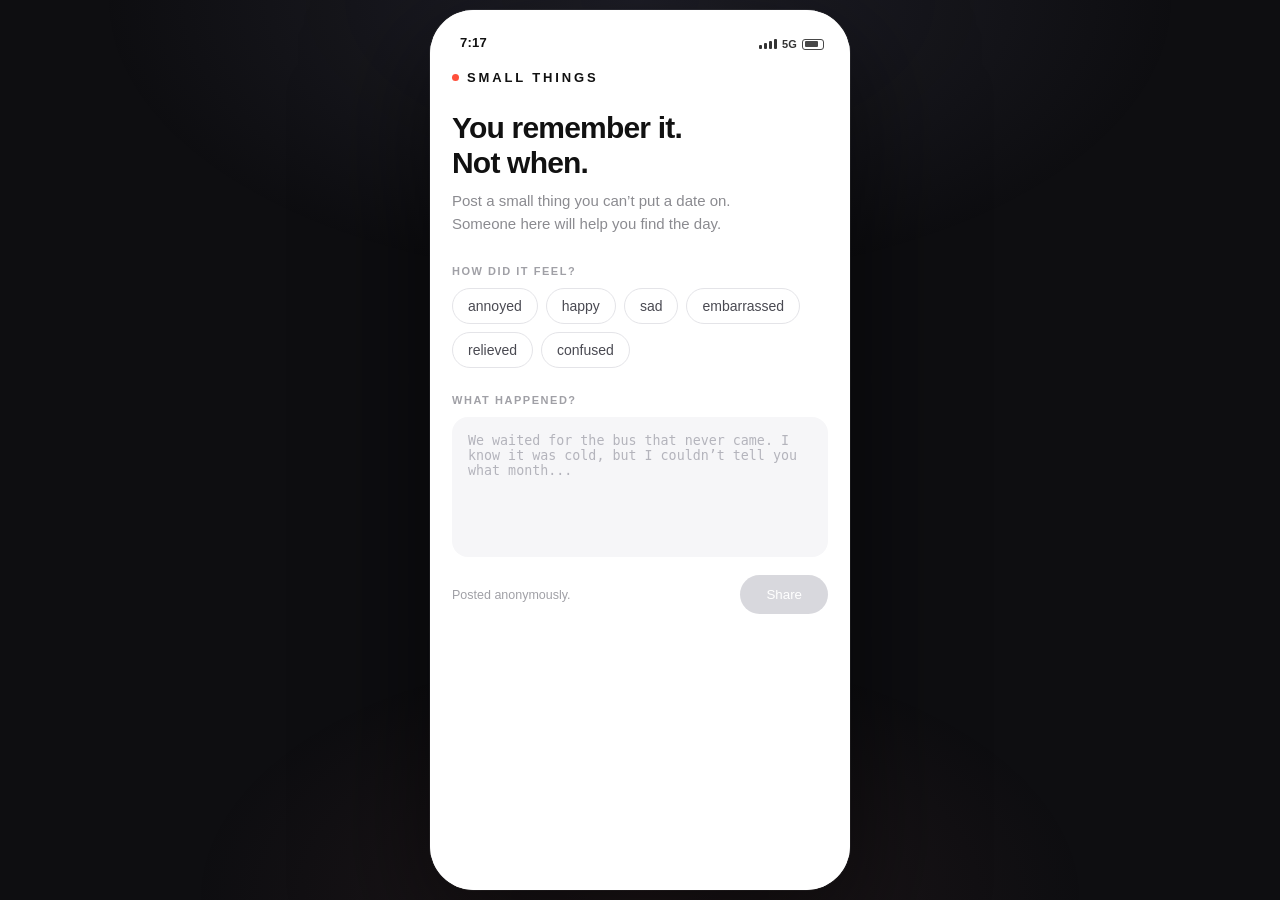
<file: small_things/index.html>
<!DOCTYPE html>
<html lang="en">
<head>
<meta charset="UTF-8" />
<meta name="viewport" content="width=device-width, initial-scale=1, viewport-fit=cover" />
<title>small things</title>
<style>
/* ===========================================================================
   VERSION 2 — OBSCURED
   The mechanism (engine.js) is never shown. The interface performs a person.
   =========================================================================== */

*,*::before,*::after{box-sizing:border-box}
[hidden]{display:none!important}
html,body{margin:0;height:100%}
body{
  background:#0e0e11;
  font-family:-apple-system,BlinkMacSystemFont,"Segoe UI","Helvetica Neue",
              "PingFang SC","Hiragino Sans GB","Microsoft YaHei",Arial,sans-serif;
  color:#111;
  display:grid;
  place-items:center;
  overflow:hidden;
}
body::before{
  content:"";position:fixed;inset:0;
  background:
    radial-gradient(60% 45% at 50% 0%,rgba(120,120,160,.16),transparent 70%),
    radial-gradient(50% 40% at 50% 100%,rgba(200,120,120,.10),transparent 70%);
  pointer-events:none;
}

/* ---------- phone frame ---------------------------------------------- */
.phone{
  position:relative;
  width:min(420px,100vw);
  height:min(880px,100dvh);
  background:#fff;
  border-radius:44px;
  overflow:hidden;
  box-shadow:0 40px 120px rgba(0,0,0,.6),0 0 0 1px rgba(255,255,255,.08);
  display:flex;flex-direction:column;
  isolation:isolate;transform:translateZ(0);
}
@media (max-width:480px),(max-height:700px){
  .phone{width:100vw;height:100dvh;border-radius:0}
}

.statusbar{
  flex:none;height:46px;padding:0 26px 0 30px;
  display:flex;align-items:flex-end;justify-content:space-between;
  padding-bottom:6px;font-size:13px;font-weight:600;letter-spacing:.2px;
  color:#111;background:#fff;z-index:5;
}
.statusbar .right{display:flex;gap:5px;align-items:center;opacity:.85}
.sig{display:flex;gap:2px;align-items:flex-end;height:10px}
.sig i{display:block;width:3px;background:#111;border-radius:1px}
.sig i:nth-child(1){height:4px}.sig i:nth-child(2){height:6px}
.sig i:nth-child(3){height:8px}.sig i:nth-child(4){height:10px}
.batt{width:22px;height:11px;border:1.4px solid #111;border-radius:3px;position:relative;opacity:.9}
.batt::after{content:"";position:absolute;inset:1.5px;right:5px;background:#111;border-radius:1px}

/* ---------- screens ---------------------------------------------------- */
.screen{
  position:absolute;inset:46px 0 0 0;
  display:flex;flex-direction:column;
  background:#fff;
  transform:translateX(100%);
  transition:transform .42s cubic-bezier(.32,.72,0,1);
  z-index:1;
}
.screen.active{transform:translateX(0)}
.screen.behind{transform:translateX(-22%);filter:brightness(.92)}

/* ---------- compose ---------------------------------------------------- */
#compose{padding:0 22px;overflow-y:auto}
.logo{
  display:flex;align-items:center;gap:8px;
  padding:14px 0 26px;font-size:13px;letter-spacing:.22em;
  font-weight:600;color:#111;text-transform:uppercase;
}
.logo .dot{width:7px;height:7px;border-radius:50%;background:#ff4f3b}
h1{font-size:30px;line-height:1.15;margin:0 0 10px;letter-spacing:-.8px;font-weight:700}
.sub{margin:0 0 30px;color:#8b8b90;font-size:15px;line-height:1.5}
.label{font-size:11px;letter-spacing:.14em;text-transform:uppercase;color:#a0a0a6;margin-bottom:11px;font-weight:600}
.moods{display:flex;flex-wrap:wrap;gap:8px;margin-bottom:26px}
.mood{
  border:1px solid #e4e4e8;background:#fff;color:#4a4a52;
  padding:9px 15px;border-radius:999px;font-size:14px;cursor:pointer;
  transition:all .18s;font-family:inherit;
}
.mood:hover{border-color:#c9c9d1}
.mood.on{background:#111;border-color:#111;color:#fff}
textarea#story{
  width:100%;min-height:140px;resize:none;border:0;outline:0;
  font:400 17px/1.55 inherit;color:#111;background:#f6f6f8;
  border-radius:16px;padding:16px;
}
textarea#story::placeholder{color:#b4b4bc}
.compose-foot{
  display:flex;align-items:center;justify-content:space-between;
  padding:18px 0 28px;
}
.privacy{font-size:12.5px;color:#a0a0a6}
.share{
  border:0;background:#111;color:#fff;font:600 15px inherit;
  padding:12px 26px;border-radius:999px;cursor:pointer;transition:.18s;
}
.share:hover{background:#333}
.share:disabled{background:#d8d8dd;cursor:default}

/* ---------- feed -------------------------------------------------------- */
#feed{background:#fafafa}
.feedbar{
  flex:none;display:flex;align-items:center;justify-content:space-between;
  padding:12px 20px;border-bottom:1px solid #ececf0;background:#fff;
}
.feedbar b{font-size:16px;letter-spacing:-.2px}
.iconbtn{
  border:0;background:transparent;cursor:pointer;position:relative;
  font-size:19px;line-height:1;padding:4px;color:#111;
}
.badge{
  position:absolute;top:-2px;right:-4px;min-width:16px;height:16px;padding:0 4px;
  background:#ff3b30;color:#fff;font-size:10px;font-weight:700;
  border-radius:9px;display:none;place-items:center;
}
.badge.on{display:grid}
.feedscroll{flex:1;min-height:0;overflow-y:auto;padding:14px 14px 30px}
.post{
  background:#fff;border-radius:18px;padding:16px 17px;margin-bottom:11px;
  border:1px solid #eeeef2;
}
.post.mine{border-color:#111}
.post-head{display:flex;align-items:center;gap:9px;margin-bottom:11px}
.av{width:30px;height:30px;border-radius:50%;flex:none;
  background:linear-gradient(135deg,#d8d8e0,#b9b9c6)}
.av.me{background:linear-gradient(135deg,#111,#4a4a55)}
.who{font-size:13.5px;font-weight:600}
.when{font-size:12px;color:#aeaeb6}
.tag{
  display:inline-block;font-size:11px;letter-spacing:.1em;text-transform:uppercase;
  color:#ff4f3b;background:#fff1ef;padding:4px 9px;border-radius:6px;
  margin-bottom:9px;font-weight:600;
}
.post p{margin:0;font-size:15.5px;line-height:1.55;color:#22222a;white-space:pre-wrap}
.post-foot{display:flex;gap:16px;margin-top:13px;font-size:12.5px;color:#b0b0b8}
.post-date{
  margin-top:13px;padding-top:13px;border-top:1px solid #f0f0f4;
  animation:pop .45s cubic-bezier(.2,.9,.3,1.3);
}
.post-date span{display:block;font-size:10.5px;letter-spacing:.16em;text-transform:uppercase;
  color:#a0a0a6;font-weight:600;margin-bottom:5px}
.post-date b{display:block;font-size:20px;font-weight:700;letter-spacing:-.4px;color:#111;line-height:1.2}
.post-date.none b{font-size:17px;color:#8b8b90}
.post-date i{display:block;font-style:normal;font-size:12px;color:#a0a0a6;margin-top:4px;line-height:1.45}

/* ---------- DM thread --------------------------------------------------- */
#dm{background:#fff}
.dmbar{
  flex:none;display:flex;align-items:center;gap:11px;
  padding:9px 16px;border-bottom:1px solid #ececf0;background:#fff;z-index:3;
}
.back{border:0;background:none;font-size:24px;line-height:1;cursor:pointer;color:#111;padding:0 4px 3px 0}
.dmav{width:34px;height:34px;border-radius:50%;flex:none;
  background:linear-gradient(135deg,#c9c9d4,#9a9aa8);position:relative}
.dmav::after{
  content:"";position:absolute;right:-1px;bottom:-1px;width:10px;height:10px;
  border-radius:50%;background:#30d158;border:2px solid #fff;
}
.dmav.gone::after{background:#c7c7cc}
.dmname{font-size:15px;font-weight:600;letter-spacing:-.1px;user-select:none}
.dmstat{font-size:11.5px;color:#a0a0a6;height:14px}

.thread{
  flex:1;min-height:0;overflow-y:auto;overscroll-behavior:contain;
  padding:16px 14px 6px;
  display:flex;flex-direction:column;gap:2px;
  -webkit-overflow-scrolling:touch;
}
/* messages sit at the bottom of an empty thread, like a real app,
   without breaking scrolling once the thread overflows */
.thread::before{content:"";margin-top:auto}
.daystamp{align-self:center;font-size:11.5px;color:#b0b0b8;margin:6px 0 14px}
.warn{
  align-self:center;max-width:82%;text-align:center;font-size:11.5px;color:#9a9aa2;
  background:#f6f6f8;border-radius:10px;padding:9px 12px;margin:2px 0 14px;line-height:1.5;
}
.row{display:flex;max-width:100%;margin-top:2px}
.row.them{justify-content:flex-start}
.row.me{justify-content:flex-end;margin-top:8px}
.row.gap{margin-top:11px}
.bubble{
  max-width:74%;padding:9px 14px;font-size:15.5px;line-height:1.42;
  border-radius:20px;word-wrap:break-word;white-space:pre-wrap;
  animation:pop .22s cubic-bezier(.2,.9,.3,1.3);
}
@keyframes pop{from{opacity:0;transform:translateY(7px) scale(.96)}to{opacity:1;transform:none}}
.them .bubble{background:#f0f0f3;color:#111;border-bottom-left-radius:6px}
.me .bubble{background:#111;color:#fff;border-bottom-right-radius:6px}
.row.mid.them .bubble{border-bottom-left-radius:20px;border-top-left-radius:6px}
.row.mid.me .bubble{border-bottom-right-radius:20px;border-top-right-radius:6px}
.seen{align-self:flex-end;font-size:11px;color:#b4b4bc;margin:3px 4px 0}

.typing .bubble{padding:13px 16px;display:flex;gap:4px}
.typing span{width:7px;height:7px;border-radius:50%;background:#b6b6be;animation:blink 1.3s infinite}
.typing span:nth-child(2){animation-delay:.18s}
.typing span:nth-child(3){animation-delay:.36s}
@keyframes blink{0%,60%,100%{opacity:.3;transform:translateY(0)}30%{opacity:1;transform:translateY(-3px)}}

.datecard{
  align-self:flex-start;max-width:78%;margin:10px 0 4px;
  background:#111;color:#fff;border-radius:20px;border-bottom-left-radius:6px;
  padding:19px 22px;animation:pop .4s cubic-bezier(.2,.9,.3,1.3);
}
.datecard small{display:block;font-size:10.5px;letter-spacing:.16em;text-transform:uppercase;opacity:.5;margin-bottom:7px}
.datecard b{display:block;font-size:24px;font-weight:600;letter-spacing:-.5px;line-height:1.15}
.datecard i{display:block;font-style:normal;font-size:12.5px;opacity:.55;margin-top:6px}
.datecard.nodate{background:#f0f0f3;color:#111;border:1px dashed #c8c8d0}
.datecard.nodate small{opacity:.45}
.datecard.nodate b{font-size:19px;letter-spacing:-.2px}
.datecard.nodate i{opacity:.6}

/* composer — always visible, never covered */
.composer{
  flex:none;display:flex;align-items:flex-end;gap:8px;
  padding:9px 12px calc(11px + env(safe-area-inset-bottom,0px));
  border-top:1px solid #ececf0;background:#fff;
}
.composer textarea{
  flex:1;min-height:38px;max-height:104px;resize:none;border:1px solid #e4e4e8;
  border-radius:20px;padding:9px 14px;font:400 15.5px/1.35 inherit;outline:0;
  background:#fff;color:#111;
}
.composer textarea:focus{border-color:#c4c4cc}
.composer textarea::placeholder{color:#b4b4bc}
.send{
  flex:none;width:36px;height:36px;border-radius:50%;border:0;background:#111;color:#fff;
  font-size:17px;cursor:pointer;display:grid;place-items:center;transition:.15s;
}
.send:disabled{background:#dcdce2;cursor:default}
.frozen{
  flex:none;padding:16px 20px calc(20px + env(safe-area-inset-bottom,0px));
  text-align:center;font-size:13px;color:#a0a0a6;border-top:1px solid #ececf0;line-height:1.5;
}
.frozen button{
  margin:12px 0 0;border:1px solid #e0e0e6;background:#fff;
  padding:9px 20px;border-radius:999px;font:500 13.5px inherit;cursor:pointer;color:#111;
}

/* ---------- push notification ------------------------------------------- */
.push{
  position:absolute;top:52px;left:12px;right:12px;z-index:40;
  background:#fbfbfd;
  border-radius:20px;padding:13px 15px;display:flex;gap:11px;align-items:center;
  box-shadow:0 14px 40px rgba(0,0,0,.22);cursor:pointer;
  transform:translateY(-160%);opacity:0;visibility:hidden;
  transition:transform .5s cubic-bezier(.3,1.3,.4,1),opacity .28s,visibility 0s linear .5s;
  border:1px solid #eceCf0;
}
.push.show{
  transform:translateY(0);opacity:1;visibility:visible;
  transition:transform .5s cubic-bezier(.3,1.3,.4,1),opacity .28s,visibility 0s;
}
.push .pav{width:34px;height:34px;border-radius:50%;flex:none;
  background:linear-gradient(135deg,#c9c9d4,#9a9aa8)}
.push .ptxt{flex:1;min-width:0}
.push .ptop{display:flex;justify-content:space-between;font-size:12px;color:#8b8b92;margin-bottom:2px}
.push .ptop b{color:#111;font-size:13px;font-weight:600}
.push p{margin:0;font-size:13.5px;line-height:1.35;color:#22222a;
  display:-webkit-box;-webkit-line-clamp:2;-webkit-box-orient:vertical;overflow:hidden}

/* ---------- hidden mechanism trace (for class demo only) ----------------- */
.trace{
  position:absolute;inset:0;z-index:60;background:rgba(10,10,14,.93);
  backdrop-filter:blur(6px);color:#e8e8ee;padding:26px 22px;overflow-y:auto;
  font:400 13px/1.6 ui-monospace,SFMono-Regular,Menlo,monospace;display:none;
}
.trace.on{display:block}
.trace h3{font-size:12px;letter-spacing:.18em;text-transform:uppercase;color:#ff6b52;margin:0 0 4px}
.trace p.note{color:#8b8b96;margin:0 0 18px;font-size:12px}
.trace ol{padding-left:18px;margin:0}
.trace li{margin-bottom:14px}
.trace em{color:#8b8b96;font-style:normal;display:block}
.trace b{color:#fff;font-weight:600}
.trace .close{position:absolute;top:18px;right:20px;border:0;background:none;color:#8b8b96;font-size:22px;cursor:pointer}
</style>
</head>
<body>

<div class="phone">
  <div class="statusbar">
    <span id="clock">9:41</span>
    <span class="right">
      <span class="sig"><i></i><i></i><i></i><i></i></span>
      <span style="font-size:11px">5G</span>
      <span class="batt"></span>
    </span>
  </div>

  <!-- ============ 1. COMPOSE ============ -->
  <section class="screen active" id="compose">
    <div class="logo"><span class="dot"></span> small things</div>
    <h1>You remember it.<br>Not when.</h1>
    <p class="sub">Post a small thing you can&rsquo;t put a date on.<br>Someone here will help you find the day.</p>

    <div class="label">How did it feel?</div>
    <div class="moods" id="moods">
      <button class="mood" data-m="annoyed">annoyed</button>
      <button class="mood" data-m="happy">happy</button>
      <button class="mood" data-m="sad">sad</button>
      <button class="mood" data-m="embarrassed">embarrassed</button>
      <button class="mood" data-m="relieved">relieved</button>
      <button class="mood" data-m="confused">confused</button>
    </div>

    <div class="label">What happened?</div>
    <textarea id="story" maxlength="600"
      placeholder="We waited for the bus that never came. I know it was cold, but I couldn&rsquo;t tell you what month..."></textarea>

    <div class="compose-foot">
      <span class="privacy">Posted anonymously.</span>
      <button class="share" id="shareBtn" disabled>Share</button>
    </div>
  </section>

  <!-- ============ 2. FEED ============ -->
  <section class="screen" id="feed">
    <div class="feedbar">
      <b>small things</b>
      <button class="iconbtn" id="inboxBtn" aria-label="Inbox">✉︎<span class="badge" id="badge">1</span></button>
    </div>
    <div class="feedscroll" id="feedscroll"></div>
  </section>

  <!-- ============ 3. DM ============ -->
  <section class="screen" id="dm">
    <div class="dmbar">
      <button class="back" id="backBtn" aria-label="Back">‹</button>
      <div class="dmav" id="dmav"></div>
      <div style="flex:1;min-width:0">
        <div class="dmname" id="dmname">unknown</div>
        <div class="dmstat" id="dmstat">Active now</div>
      </div>
    </div>

    <div class="thread" id="thread"></div>

    <form class="composer" id="composer">
      <textarea id="msg" rows="1" placeholder="Message..." maxlength="500" autocomplete="off"></textarea>
      <button class="send" id="sendBtn" type="submit" aria-label="Send">↑</button>
    </form>

    <div class="frozen" id="frozen" hidden>
      This account is no longer available.
      <div style="display:flex;gap:8px;justify-content:center;flex-wrap:wrap">
        <button id="seePost">see your post</button>
        <button id="restart">start over</button>
      </div>
    </div>
  </section>

  <!-- push notification -->
  <div class="push" id="push">
    <div class="pav"></div>
    <div class="ptxt">
      <div class="ptop"><b>unknown</b><span>now</span></div>
      <p id="pushText"></p>
    </div>
  </div>

  <!-- hidden trace: triple-click the name "unknown" in the chat header -->
  <div class="trace" id="trace">
    <button class="close" id="traceClose">×</button>
    <h3>What actually produced that date</h3>
    <p class="note">Hidden from the participant. Triple-click the name again to close.</p>
    <ol id="traceList"></ol>
  </div>
</div>

<script src="engine.js"></script>
<script>
/* ===========================================================================
   VERSION 2 — the surface.
   The stranger asks the SAME questions Version 1 asks, in ordinary words.
   Nothing is decided in advance: every answer is fed straight into the
   shared session, and the ending is whatever the session arrives at.
   =========================================================================== */

const $ = id => document.getElementById(id);
const wait = ms => new Promise(r => setTimeout(r, ms));
const rnd  = (a,b) => a + Math.random()*(b-a);
const pickRnd = a => a[Math.floor(Math.random()*a.length)];
/* ?plain=1 — no typos, shorter pauses. for screen-recording in class. */
const PLAIN = /[?&]plain=1/.test(location.search);

function tick(){
  const d=new Date();let h=d.getHours();const m=String(d.getMinutes()).padStart(2,"0");
  const ap=h>=12?"PM":"AM";h=h%12||12;$("clock").textContent=`${h}:${m}`;
  return `${h}:${m} ${ap}`;
}
tick(); setInterval(tick,20000);

/* ---------- state ------------------------------------------------------- */
const S = {
  mood:null, post:"", session:null,
  started:false, fails:0, turn:0, hostile:0, nudges:0,
  said:new Set(), queue:[], pumping:false, idleTimer:null,
  busy:false, done:false, lastMonths:null, lastYears:null
};

/* ---------- the stranger's voice ---------------------------------------- */
const V = {
  approach:[
    "i saw your post",
    "the part where you said you don't know when it was"
  ],
  offer:[
    "i'm ok at working those out",
    "if you want to try, i'll ask you a few things"
  ],
  ack:["ok","right","ok, good","that helps","that's useful actually","mm ok"],
  ackUnknown:[
    "that's fine",
    "ok. we'll go around it",
    "no, that's normal. nobody keeps that part"
  ],
  hedge:[
    "i'm not guessing, i'm just removing things",
    "most of this is ruling stuff out",
    "you remember more than you think, it's just sideways"
  ],
  identity:[
    "nobody. i just do this",
    "not important. i'm better at this than at explaining it",
    "someone who's read a lot of posts like yours"
  ],
  whyMe:[
    "because you said you couldn't place it. that's the interesting part",
    "people post the memory and lose the date. it's almost always recoverable"
  ],
  bot:["no","no. does it read like one","i type like this because it's late"],
  proof:[
    "i'm not proving anything. you're the one with the memory",
    "i can't verify it. you can. that's the whole method"
  ],
  hostile:["ok. i'll stop","that's fair"],
  nudge:["you still there","take your time","no rush"],
  push:[
    "i think i can work out when that was",
    "you said you don't know when it was —",
    "can i ask you a few things about that post"
  ]
};
function line(pool){
  const fresh = pool.filter(t => !S.said.has(t));
  const t = fresh.length ? pickRnd(fresh) : pickRnd(pool);
  S.said.add(t); return t;
}

/* ---------- rendering --------------------------------------------------- */
const thread = $("thread");
let lastSide = null;
const nearBottom = () => thread.scrollHeight - thread.scrollTop - thread.clientHeight < 120;
const toBottom = f => { if(f || nearBottom()) thread.scrollTop = thread.scrollHeight; };

function addMsg(text, side){
  const row = document.createElement("div");
  row.className = "row " + side + (lastSide===side ? " mid" : " gap");
  const b = document.createElement("div");
  b.className = "bubble"; b.textContent = text;
  row.appendChild(b);
  const t = $("typingRow");
  if(t) thread.insertBefore(row, t); else thread.appendChild(row);
  lastSide = side; toBottom(side==="me");
}
function addSeen(){
  document.querySelectorAll(".seen").forEach(e=>e.remove());
  const s=document.createElement("div"); s.className="seen"; s.textContent="Seen";
  thread.appendChild(s); toBottom(true);
}
function showTyping(){
  if($("typingRow")) return;
  const row=document.createElement("div"); row.id="typingRow"; row.className="row them typing gap";
  const b=document.createElement("div"); b.className="bubble";
  b.innerHTML="<span></span><span></span><span></span>";
  row.appendChild(b); thread.appendChild(row); toBottom();
}
const hideTyping = () => $("typingRow")?.remove();
const status = t => $("dmstat").textContent = t;
const typeTime = t => PLAIN ? 380 : Math.min(2300, 400 + t.length*25 + rnd(0,300));

function typo(text){
  const words = text.split(" ");
  const ok = words.map((w,i)=>[w,i]).filter(([w])=>/^[a-z]{5,}$/.test(w));
  if(!ok.length) return null;
  const [w,i] = pickRnd(ok);
  const spots=[]; for(let p=1;p<w.length-1;p++) if(w[p]!==w[p+1]) spots.push(p);
  if(!spots.length) return null;
  const p = pickRnd(spots);
  return { wrong: words.map((x,k)=>k===i?(w.slice(0,p)+w[p+1]+w[p]+w.slice(p+2)):x).join(" "),
           fix: "*"+w };
}

async function say(text, opts={}){
  await wait(opts.pre ?? rnd(300,650));
  showTyping(); status("typing…");
  if(!PLAIN && Math.random()<0.2 && text.length>25){ // starts, stops, starts again
    await wait(rnd(450,850)); hideTyping(); status("Active now");
    await wait(rnd(600,1100)); showTyping(); status("typing…");
  }
  await wait(typeTime(text));
  hideTyping(); status("Active now");
  if(!PLAIN && Math.random()<0.05 && text.length>20 && !opts.noTypo){
    const t = typo(text);
    if(t){ addMsg(t.wrong,"them"); await wait(rnd(800,1400)); addMsg(t.fix,"them"); return; }
  }
  addMsg(text,"them");
}
async function burst(lines){
  S.busy = true;
  for(const l of lines){ if(l) await say(l); }
  S.busy = false; armIdle();
}

/* ---------- reading the narrowing out loud, without naming the rule ------ */
function remark(){
  const st = S.session.state;
  const ms = st.months, yr = st.yearMin===st.yearMax ? st.yearMin : null;
  const movedMonths = S.lastMonths!==null && ms.length < S.lastMonths;
  const movedYears  = S.lastYears!==null && yr && S.lastYears!==yr;
  S.lastMonths = ms.length; S.lastYears = yr;
  if(!movedMonths && !movedYears) return null;
  if(Math.random()>0.55) return null;
  const has = set => ms.every(m=>set.includes(m));
  if(ms.length<=2) return "ok. that's basically down to a couple of weeks either way";
  if(has([11,0,1,2])) return "so we're somewhere in the cold part of it";
  if(has([5,6,7,8])) return "so it's the summer";
  if(has([8,9,10])) return "that puts it in the autumn";
  if(has([2,3,4])) return "so, spring then";
  if(movedYears) return `so it's ${yr}`;
  return "ok, that moves it";
}

/* ---------- asking the current question --------------------------------- */
async function askCurrent(shortForm){
  const q = S.session.current();
  if(!q) return finish();
  S.fails = 0;
  let lines = q.chat.slice();
  /* they gave a day but no year — that is now the only gap */
  if(q.id==="how_long_ago" && S.session.state.needYear)
    lines = [pickRnd(["which year was that, though","what year, do you think"])];
  await burst(shortForm ? [lines[lines.length-1]] : lines);
  $("msg").focus();
}

/* ---------- meta questions the person asks the stranger ------------------ */
function metaIntent(raw){
  const t = raw.toLowerCase().trim();
  if(/\b(fuck|creepy|stalker|leave me alone|stop messaging|go away)\b|滚/.test(t)) return "hostile";
  if(/\b(are you (a )?(bot|ai|real)|is this (a )?bot|chatgpt|robot)\b/.test(t)||/你是.*机器人/.test(t)) return "bot";
  if(/\b(who are you|who is this|who r u|do i know you|what'?s your name)\b/.test(t)||/你是谁/.test(t)) return "who";
  if(/\b(why (are|did) you|why me|how did you find|what do you want)\b/.test(t)||/为什么/.test(t)) return "why";
  if(/\b(prove|proof|how (do|can) you know|i don'?t believe|how does this work|are you guessing)\b/.test(t)) return "proof";
  return null;
}

/* ---------- the turn ---------------------------------------------------- */
async function respond(raw){
  S.turn++;

  const meta = metaIntent(raw);
  if(meta){
    if(meta==="hostile"){
      S.hostile++;
      if(S.hostile>=2){ await burst([line(V.hostile)]); return finish(true); }
      return burst([line(V.hostile), "one more question and i'll leave it"]).then(()=>askCurrent(true));
    }
    const reply = { bot:V.bot, who:V.identity, why:V.whyMe, proof:V.proof }[meta];
    await burst([line(reply), Math.random()<.5 ? line(V.hedge) : null].filter(Boolean));
    return askCurrent(true);
  }

  /* Before anything else: did they just hand over a date, or a month, or a
     season — whether or not that is what was asked? People do not wait for
     the right question. A hedged date ("maybe aug 21") still counts. */
  const pending = S.session.current();
  const clue = DateSystem.scanTime(raw);
  let clueApplied = false;

  if(clue && !(pending && pending.kind==="date")){
    if(clue.date){
      S.session.offerDate(clue.date, clue.hedged);
      const st = S.session.state;
      const shown = new Date(st.exact.year, st.exact.month, st.exact.day)
        .toLocaleDateString("en-US",{month:"long",day:"numeric"}).toLowerCase();
      await burst(clue.hedged
        ? [shown, pickRnd([
            "ok. you don't have to be sure. that's still the closest thing we've got",
            "that'll do. a maybe is a lot more than nothing"])]
        : [shown, pickRnd(["ok, that's a day","right, that's what i needed"])]);
      return next();
    }
    S.session.offerClue(clue);
    clueApplied = true;
    const named = (clue.say||[]).join(", ").toLowerCase();
    await burst([pickRnd([
      named ? `${named}. ok` : "ok, noted",
      "that narrows it a lot"])]);
  }

  /* everything else goes to the shared session — this is the only place
     the outcome is ever decided */
  const r = S.session.answer(raw);

  /* if the message already told us something, an unreadable answer is not
     a failure — take what we got and move on */
  if(!r.ok && clueApplied) return next();

  if(!r.ok && r.reason==="unparsed"){
    S.fails++;
    if(S.fails>=2){
      S.session.giveUp();
      await burst([line(V.ackUnknown)]);
      return next();
    }
    await burst([pickRnd(["sorry —","hm,"]) + " " + r.fallback]);
    return;
  }

  /* acknowledge like a person: sometimes, briefly, and never twice over */
  const qKind = DateSystem.Q[r.id] ? DateSystem.Q[r.id].kind : "structural";
  const bits = [];
  if(r.option && r.option.v==="unknown") bits.push(line(V.ackUnknown));
  else if(qKind==="narrow"){ if(Math.random()<0.65) bits.push(pickRnd(V.ack)); }
  else if(Math.random()<0.4) bits.push(pickRnd(["ok","right","got it"]));

  if(r.contradiction) bits.push("wait — that doesn't sit with what you said before. i'll keep the earlier one");

  const rm = remark();
  if(rm){ if(bits.length && Math.random()<0.6) bits.shift(); bits.push(rm); }

  await burst(bits);
  return next();
}

async function next(){
  if(S.session.finished) return finish();
  await wait(rnd(200,500));
  return askCurrent();
}

/* how a Selected Date was selected — in plain words, without naming the rule */
function selectedFrom(res){
  if(S.session.state.offered) return "the day you named, without being sure";
  return res.remaining > 1
    ? `one of ${res.remaining} days that still fit`
    : "the only day left that fits";
}

/* ---------- the ending — whichever of the three it turns out to be ------- */
async function finish(abrupt){
  if(S.done) return;
  S.done = true;
  clearTimeout(S.idleTimer);
  const res = S.session.result();
  S.result = res;
  S.busy = true;

  if(!abrupt){
    await say(pickRnd(["hold on","ok, one sec","let me line it up"]), {pre:800, noTypo:true});
    await wait(1200);
    showTyping(); status("typing…");
    await wait(1700);
    hideTyping(); status("Active now");
    await wait(600);
  }

  const card = document.createElement("div");

  if(res.output === "A"){
    await say("i think we have the exact day.", {pre:400, noTypo:true});
    await wait(1000);
    card.className = "datecard";
    card.innerHTML = `<small>Exact Date</small><b>${res.pretty}</b><i>${res.weekday}</i>`;
    thread.appendChild(card); lastSide=null; toBottom(true);
    await wait(1400);
    await say(pickRnd([
      "that one was yours. you had it the whole time",
      "i didn't find that. you did"
    ]), {pre:300});

  } else if(res.output === "B"){
    await say("i don't think we can know for sure, but this is the day that fits best.",
              {pre:400, noTypo:true});
    await wait(1000);
    card.className = "datecard";
    card.innerHTML = `<small>Selected Date</small><b>${res.pretty}</b>` +
                     `<i>${res.weekday} · ${selectedFrom(res)}</i>`;
    thread.appendChild(card); lastSide=null; toBottom(true);
    await wait(1400);
    await say(pickRnd([
      "it could be a couple of weeks either side of that",
      "don't hold me to the day. the month is solid"
    ]), {pre:300});

  } else {
    await say("i don't think this belongs to one specific day.", {pre:400, noTypo:true});
    await wait(1000);
    const st = S.session.state;
    const yearKnown = st.yearMin === st.yearMax;
    const narrowed = st.months.length < 12 || yearKnown;
    /* only claim a range that is actually a range */
    const rangeText = st.months.length < 12
      ? "closest it gets: " + res.months + (yearKnown ? " " + res.years : "")
      : (yearKnown ? "closest it gets: sometime in " + res.years : "");
    card.className = "datecard nodate";
    const why = st.reason==="period-no-moment"
      ? "it stays a period — nothing in it points at a day"
      : "too little could be recalled to place it";
    S.closestText = rangeText;
    card.innerHTML = `<small>Cannot Be Represented</small><b>No single day</b>` +
      `<i>${why}${rangeText ? " · " + rangeText : ""}</i>`;
    thread.appendChild(card); lastSide=null; toBottom(true);
    await wait(1400);
    if(rangeText){
      await say(`i can get it to around ${res.months.toLowerCase()}${yearKnown?" "+res.years:""}`, {pre:300});
      await wait(900);
      await say("but not to a day. it isn't shaped like one", {pre:300});
    } else {
      await say(pickRnd([
        "i could give you a day. it would just be a number i made up",
        "some of them don't convert. that's not a failure of yours"
      ]), {pre:300});
    }
  }

  /* the post carries the answer now */
  if(S.postEl){
    const stamp = document.createElement("div");
    stamp.className = "post-date" + (res.pretty ? "" : " none");
    const OUTCOME = { A:"Exact Date", B:"Selected Date", C:"Cannot Be Represented" };
    stamp.innerHTML = `<span>${OUTCOME[res.output]}</span>` + (res.pretty
      ? `<b>${res.pretty}</b><i>${res.weekday}${
          res.output==="B" ? " · " + selectedFrom(res) : ""}</i>`
      : `<b>No single day</b>` + (S.closestText ? `<i>${S.closestText}</i>` : ""));
    const foot = S.postEl.querySelector(".post-foot");
    S.postEl.insertBefore(stamp, foot);
    S.postEl.querySelector(".post-foot").firstElementChild.textContent = "1 reply";
  }

  await wait(1600);
  $("composer").hidden = true;
  $("frozen").hidden = false;
  $("dmav").classList.add("gone");
  status("Active 4h ago");
  const w = document.createElement("div");
  w.className = "warn"; w.textContent = "unknown deactivated their account.";
  thread.appendChild(w); toBottom(true);
  S.busy = false;
}

/* ---------- idle ------------------------------------------------------- */
function armIdle(){
  clearTimeout(S.idleTimer);
  if(S.done || S.nudges>=2) return;
  S.idleTimer = setTimeout(async ()=>{
    if(S.busy || S.done) return;
    S.nudges++; await burst([line(V.nudge)]);
  }, rnd(18000,25000));
}

/* ===========================================================================
   FLOW
   =========================================================================== */
const OTHERS = [
  {m:"relieved", t:"Found out the noise in my apartment was the fridge. Couldn't tell you what week that was."},
  {m:"embarrassed", t:"Waved at someone who was waving at the person behind me. Sometime last winter? Maybe."},
  {m:"happy", t:"A stranger held the door with their foot because their hands were full of plants."},
  {m:"confused", t:"I keep thinking it's Thursday. It has been Thursday for three days."}
];

$("moods").addEventListener("click", e=>{
  const b=e.target.closest(".mood"); if(!b) return;
  document.querySelectorAll(".mood").forEach(m=>m.classList.remove("on"));
  b.classList.add("on"); S.mood=b.dataset.m; checkReady();
});
$("story").addEventListener("input", checkReady);
function checkReady(){
  $("shareBtn").disabled = !(S.mood && $("story").value.trim().length>=8);
}
function go(from,to){                       /* forward: new screen slides in */
  $(from).classList.remove("active"); $(from).classList.add("behind");
  $(to).classList.remove("behind"); $(to).classList.add("active");
}
function back(from,to){                     /* back: current screen slides off right */
  $(from).classList.remove("active","behind");
  $(to).classList.remove("behind"); $(to).classList.add("active");
  $("feedscroll").scrollTop = 0;
}

$("shareBtn").addEventListener("click", ()=>{
  S.post = $("story").value.trim();

  /* a session is opened, but NOTHING is decided here.
     It holds only the full field of candidate days. */
  S.session = DateSystem.createSession(S.post);

  const fs=$("feedscroll"); fs.innerHTML="";
  S.postEl = postEl(S.mood,S.post,"you","just now",true);
  fs.appendChild(S.postEl);
  OTHERS.forEach((o,i)=>fs.appendChild(postEl(o.m,o.t,"anonymous",`${(i+1)*7}m`,false)));
  go("compose","feed");

  setTimeout(()=>{
    $("pushText").textContent = pickRnd(V.push);
    $("push").classList.add("show");
    $("badge").classList.add("on");
    setTimeout(()=>$("push").classList.remove("show"), 9000);
  }, 4200);
});

function postEl(mood,text,who,when,mine){
  const d=document.createElement("article");
  d.className="post"+(mine?" mine":"");
  d.innerHTML=`<div class="post-head"><div class="av${mine?" me":""}"></div>
    <div><div class="who">${who}</div><div class="when">${when}</div></div></div>
    <span class="tag">${mood}</span><p></p>
    <div class="post-foot"><span>0 replies</span><span>${mine?"anonymous":"public"}</span></div>`;
  d.querySelector("p").textContent=text;
  return d;
}

async function openDM(){
  $("push").classList.remove("show");
  $("badge").classList.remove("on");
  go("feed","dm");
  if(thread.children.length===0){
    const stamp=document.createElement("div");
    stamp.className="daystamp"; stamp.textContent="Today "+tick();
    thread.appendChild(stamp);
    const warn=document.createElement("div");
    warn.className="warn";
    warn.textContent="You don't follow each other. This person may not be who they say they are.";
    thread.appendChild(warn);
    await burst([...V.approach, line(V.offer)]);
  }
  $("msg").focus();
}
$("push").addEventListener("click", openDM);
$("inboxBtn").addEventListener("click", ()=>{
  if($("badge").classList.contains("on")||thread.children.length) openDM();
});
$("backBtn").addEventListener("click", ()=>back("dm","feed"));
$("restart").addEventListener("click", ()=>location.reload());
$("seePost").addEventListener("click", ()=>back("dm","feed"));

/* ---------- composer: never disabled, so focus is never lost ------------ */
const msg=$("msg");
$("composer").addEventListener("submit", e=>{
  e.preventDefault();
  const text=msg.value.trim();
  if(!text || S.done) return;
  addMsg(text,"me");
  msg.value=""; msg.style.height="auto"; msg.focus();
  setTimeout(addSeen, rnd(500,1100));
  S.queue.push(text);
  pump();
});
async function pump(){
  if(S.pumping) return;
  S.pumping = true;
  while(S.queue.length && !S.done){
    while(S.busy) await wait(160);
    const batch = S.queue.splice(0, S.queue.length).join(" ");
    /* the first thing you say is just "yes, ok" to the offer —
       it opens the questions rather than answering one */
    if(!S.started){ S.started = true; await burst([pickRnd(["ok","right, first one","let's see"])]); await askCurrent(); }
    else await respond(batch);
  }
  S.pumping = false;
}
msg.addEventListener("input", ()=>{
  msg.style.height="auto";
  msg.style.height=Math.min(msg.scrollHeight,104)+"px";
});
msg.addEventListener("keydown", e=>{
  if(e.key==="Enter" && !e.shiftKey){ e.preventDefault(); $("composer").requestSubmit(); }
});
document.addEventListener("keydown", e=>{
  if(!$("dm").classList.contains("active") || S.done) return;
  if(e.metaKey||e.ctrlKey||e.altKey) return;
  if(document.activeElement===msg) return;
  if(e.key.length===1 || e.key==="Backspace") msg.focus();
});

/* ---------- hidden trace for class demo: triple-click "unknown" ---------- */
$("dmname").addEventListener("click", e=>{
  if(e.detail!==3 || !S.session) return;
  const tr = S.session.state.trace;
  $("traceList").innerHTML = tr.map(t=>
    `<li><b>${t.node}</b>
       <em>asked as: &ldquo;${t.chat}&rdquo;</em>
       <em>they said: &ldquo;${t.raw}&rdquo; &rarr; read as: ${t.reading}</em>
       <em>&rarr; ${t.effect}${t.contradiction?" (contradiction)":""}</em>
       <em>days still possible: ${t.remaining}</em></li>`).join("")
    + (S.result ? `<li><b>output ${S.result.output}: ${S.result.pretty || "no date"}</b>
       <em>${S.result.why}</em></li>` : `<li><em>still running</em></li>`);
  $("trace").classList.add("on");
});
$("traceClose").addEventListener("click", ()=>$("trace").classList.remove("on"));
</script>
</body>
</html>
</file>
<file: style.css>
* {
  box-sizing: border-box;
}

:root {
  --paper: #f3f0e8;
  --ink: #171716;
  --muted: #737067;
  --line: rgba(23,23,22,.22);
  --exact: #ff2f91;
  --selected: #7452ff;
  --error: #e84a2d;
  --blur: 12px;
  --calendar-opacity: .28;
  --cell-scale: 1;
}

html, body {
  margin: 0;
  width: 100%;
  height: 100%;
  overflow: hidden;
  background: #d8d4cb;
  color: var(--ink);
  font-family: "IBM Plex Mono", monospace;
}

button, textarea, select {
  font: inherit;
}

button {
  color: inherit;
}

.app {
  width: 100vw;
  height: 100vh;
  position: relative;
  overflow: hidden;
  background: var(--paper);
}

/* BACKGROUND CALENDAR */
.calendar-bg {
  position: absolute;
  inset: 0;
  padding: 82px 34px 28px;
  filter: blur(var(--blur));
  opacity: var(--calendar-opacity);
  transform: scale(1.02);
  transition: filter .7s ease, opacity .7s ease, transform .7s ease;
  pointer-events: none;
}

.calendar-chrome {
  height: 78px;
  display: flex;
  justify-content: space-between;
  align-items: end;
  border-bottom: 2px solid var(--ink);
  padding-bottom: 16px;
}

.calendar-kicker {
  font-size: 11px;
  letter-spacing: .12em;
  color: var(--muted);
  margin-bottom: 8px;
}

.calendar-state {
  font-family: "Inter", sans-serif;
  font-size: 32px;
  font-weight: 700;
  letter-spacing: -.045em;
}

.calendar-month {
  font-family: "Inter", sans-serif;
  font-size: 28px;
  font-weight: 700;
  letter-spacing: -.04em;
}

.weekdays {
  height: 40px;
  display: grid;
  grid-template-columns: repeat(7, 1fr);
  border-left: 1px solid var(--ink);
}

.weekdays span {
  display: grid;
  place-items: center;
  border-right: 1px solid var(--ink);
  border-bottom: 1px solid var(--ink);
  font-size: 11px;
  letter-spacing: .08em;
  color: var(--muted);
}

.calendar-grid {
  height: calc(100vh - 228px);
  display: grid;
  grid-template-columns: repeat(7, 1fr);
  grid-template-rows: repeat(6, 1fr);
  border-left: 1px solid var(--ink);
}

.day-cell {
  position: relative;
  border-right: 1px solid var(--ink);
  border-bottom: 1px solid var(--ink);
  background: transparent;
  overflow: hidden;
}

.day-cell.empty {
  background: rgba(23,23,22,.03);
}

.day-number {
  position: absolute;
  top: 12px;
  left: 14px;
  font-family: "Inter", sans-serif;
  font-size: clamp(24px, 2.1vw, 38px);
  font-weight: 700;
  letter-spacing: -.05em;
}

.day-cell.period {
  background:
    repeating-linear-gradient(
      135deg,
      rgba(116,82,255,.14) 0 10px,
      transparent 10px 20px
    );
}

.day-cell.candidate {
  outline: 3px solid rgba(116,82,255,.45);
  outline-offset: -5px;
}

.day-cell.exact {
  background: var(--exact);
  color: #fff;
  z-index: 2;
}

.day-cell.selected {
  background: var(--selected);
  color: #fff;
  z-index: 2;
}

.day-cell.dim {
  opacity: .18;
}

.day-cell.crossed::before,
.day-cell.crossed::after {
  content: "";
  position: absolute;
  left: 8%;
  top: 49%;
  width: 84%;
  height: 5px;
  background: var(--error);
  transform-origin: center;
  opacity: .88;
}

.day-cell.crossed::before {
  transform: rotate(32deg);
}

.day-cell.crossed::after {
  transform: rotate(-32deg);
}

.calendar-vignette {
  position: absolute;
  inset: 0;
  background:
    radial-gradient(circle at center, transparent 35%, rgba(243,240,232,.3) 75%, rgba(243,240,232,.65) 100%);
  pointer-events: none;
}

/* TOP */
.topbar {
  position: absolute;
  top: 0;
  left: 0;
  right: 0;
  height: 82px;
  padding: 0 34px;
  display: flex;
  justify-content: space-between;
  align-items: center;
  z-index: 5;
  border-bottom: 1px solid rgba(23,23,22,.18);
  background: rgba(243,240,232,.72);
  backdrop-filter: blur(10px);
}

.brand {
  font-family: "Inter", sans-serif;
  font-size: clamp(34px, 3.8vw, 64px);
  font-weight: 700;
  letter-spacing: -.06em;
  line-height: 1;
}

.date-slot {
  text-align: right;
}

.date-slot span {
  display: block;
  font-size: 10px;
  letter-spacing: .12em;
  color: var(--muted);
  margin-bottom: 5px;
}

.date-slot strong {
  font-family: "Inter", sans-serif;
  font-size: clamp(19px, 1.8vw, 30px);
  letter-spacing: -.04em;
}

/* CENTER CARD */
.interaction-shell {
  position: absolute;
  inset: 82px 0 0;
  display: grid;
  place-items: center;
  z-index: 4;
  pointer-events: none;
}

.interaction-card {
  width: min(980px, 74vw);
  min-height: 360px;
  padding: 34px 42px 38px;
  background: rgba(246,243,235,.88);
  border: 2px solid var(--ink);
  box-shadow: 0 26px 80px rgba(23,23,22,.18);
  backdrop-filter: blur(18px);
  pointer-events: auto;
}

.step-row {
  display: flex;
  gap: 10px;
  align-items: baseline;
  margin-bottom: 18px;
}

.step-label {
  font-size: 10px;
  letter-spacing: .11em;
  color: var(--muted);
}

.step-number {
  font-family: "Inter", sans-serif;
  font-size: 22px;
  font-weight: 700;
}

.interaction-card h1 {
  margin: 0;
  font-family: "Inter", sans-serif;
  font-size: clamp(46px, 5vw, 84px);
  line-height: .94;
  letter-spacing: -.06em;
  font-weight: 700;
  min-height: 1.95em;
}

.control-area {
  margin-top: 30px;
}

.experience-input {
  display: grid;
  gap: 16px;
}

.experience-input textarea {
  width: 100%;
  min-height: 160px;
  resize: none;
  border: 2px solid var(--ink);
  background: rgba(255,255,255,.46);
  outline: none;
  padding: 18px;
  font-size: clamp(22px, 2vw, 32px);
  line-height: 1.35;
}

.actions {
  display: flex;
  flex-wrap: wrap;
  gap: 14px;
}

.choice, .submit, .restart {
  border: 2px solid var(--ink);
  background: rgba(243,240,232,.72);
  color: var(--ink);
  padding: 16px 24px;
  cursor: pointer;
  font-family: "Inter", sans-serif;
  font-size: clamp(20px, 1.7vw, 28px);
  font-weight: 700;
  letter-spacing: -.03em;
}

.choice:hover, .submit:hover, .restart:hover {
  background: var(--ink);
  color: var(--paper);
}

.submit {
  justify-self: start;
  background: var(--ink);
  color: var(--paper);
}

.date-selectors {
  display: grid;
  grid-template-columns: 1.2fr .8fr 1fr auto;
  gap: 12px;
  align-items: stretch;
}

.date-selectors select {
  min-height: 64px;
  border: 2px solid var(--ink);
  background: rgba(255,255,255,.65);
  padding: 0 14px;
  font-family: "Inter", sans-serif;
  font-size: 20px;
  font-weight: 700;
  outline: none;
}

.date-selectors .confirm-date {
  border: 2px solid var(--ink);
  background: var(--ink);
  color: var(--paper);
  padding: 0 22px;
  cursor: pointer;
  font-family: "Inter", sans-serif;
  font-size: 18px;
  font-weight: 700;
}

.output-kicker {
  font-size: 11px;
  color: var(--muted);
  letter-spacing: .1em;
  margin-bottom: 12px;
}

.output-title {
  margin: 0;
  font-family: "Inter", sans-serif;
  font-size: clamp(64px, 7vw, 118px);
  line-height: .86;
  letter-spacing: -.07em;
  font-weight: 700;
}

.output-title.exact { color: var(--exact); }
.output-title.selected { color: var(--selected); }
.output-title.cannot { color: var(--error); }

.output-date {
  margin-top: 22px;
  font-family: "Inter", sans-serif;
  font-size: clamp(30px, 3vw, 52px);
  font-weight: 700;
  letter-spacing: -.05em;
}

/* TRACE */
.trace-panel {
  position: absolute;
  left: 22px;
  bottom: 22px;
  width: min(350px, 26vw);
  max-height: 38vh;
  overflow: hidden;
  z-index: 6;
  background: rgba(243,240,232,.82);
  border: 1px solid rgba(23,23,22,.34);
  backdrop-filter: blur(14px);
  padding: 14px 14px 10px;
}

.trace-title {
  font-size: 10px;
  letter-spacing: .12em;
  margin-bottom: 10px;
  color: var(--muted);
}

.trace-list {
  display: flex;
  flex-direction: column;
  gap: 10px;
  max-height: 31vh;
  overflow-y: auto;
  padding-right: 4px;
}

.trace-item {
  border-top: 1px solid rgba(23,23,22,.14);
  padding-top: 8px;
}

.trace-question {
  font-size: 10px;
  color: var(--muted);
  line-height: 1.4;
  margin-bottom: 3px;
}

.trace-answer {
  font-family: "Inter", sans-serif;
  font-size: 13px;
  font-weight: 700;
  line-height: 1.35;
}

.restart {
  position: absolute;
  right: 22px;
  bottom: 22px;
  z-index: 7;
  font-size: 14px;
  padding: 11px 15px;
  background: rgba(243,240,232,.9);
}

.hidden {
  display: none !important;
}

/* Progressive visual states */
.app[data-progress="0"] {
  --blur: 14px;
  --calendar-opacity: .18;
}

.app[data-progress="1"] {
  --blur: 11px;
  --calendar-opacity: .24;
}

.app[data-progress="2"] {
  --blur: 8px;
  --calendar-opacity: .32;
}

.app[data-progress="3"] {
  --blur: 5px;
  --calendar-opacity: .42;
}

.app[data-progress="4"] {
  --blur: 2px;
  --calendar-opacity: .56;
}

.app[data-progress="5"] {
  --blur: 0px;
  --calendar-opacity: .82;
}

@media (max-width: 900px) {
  .interaction-card {
    width: 88vw;
  }

  .trace-panel {
    display: none;
  }

  .date-selectors {
    grid-template-columns: 1fr 1fr;
  }

  .date-selectors .confirm-date {
    min-height: 60px;
  }
}
</file>
